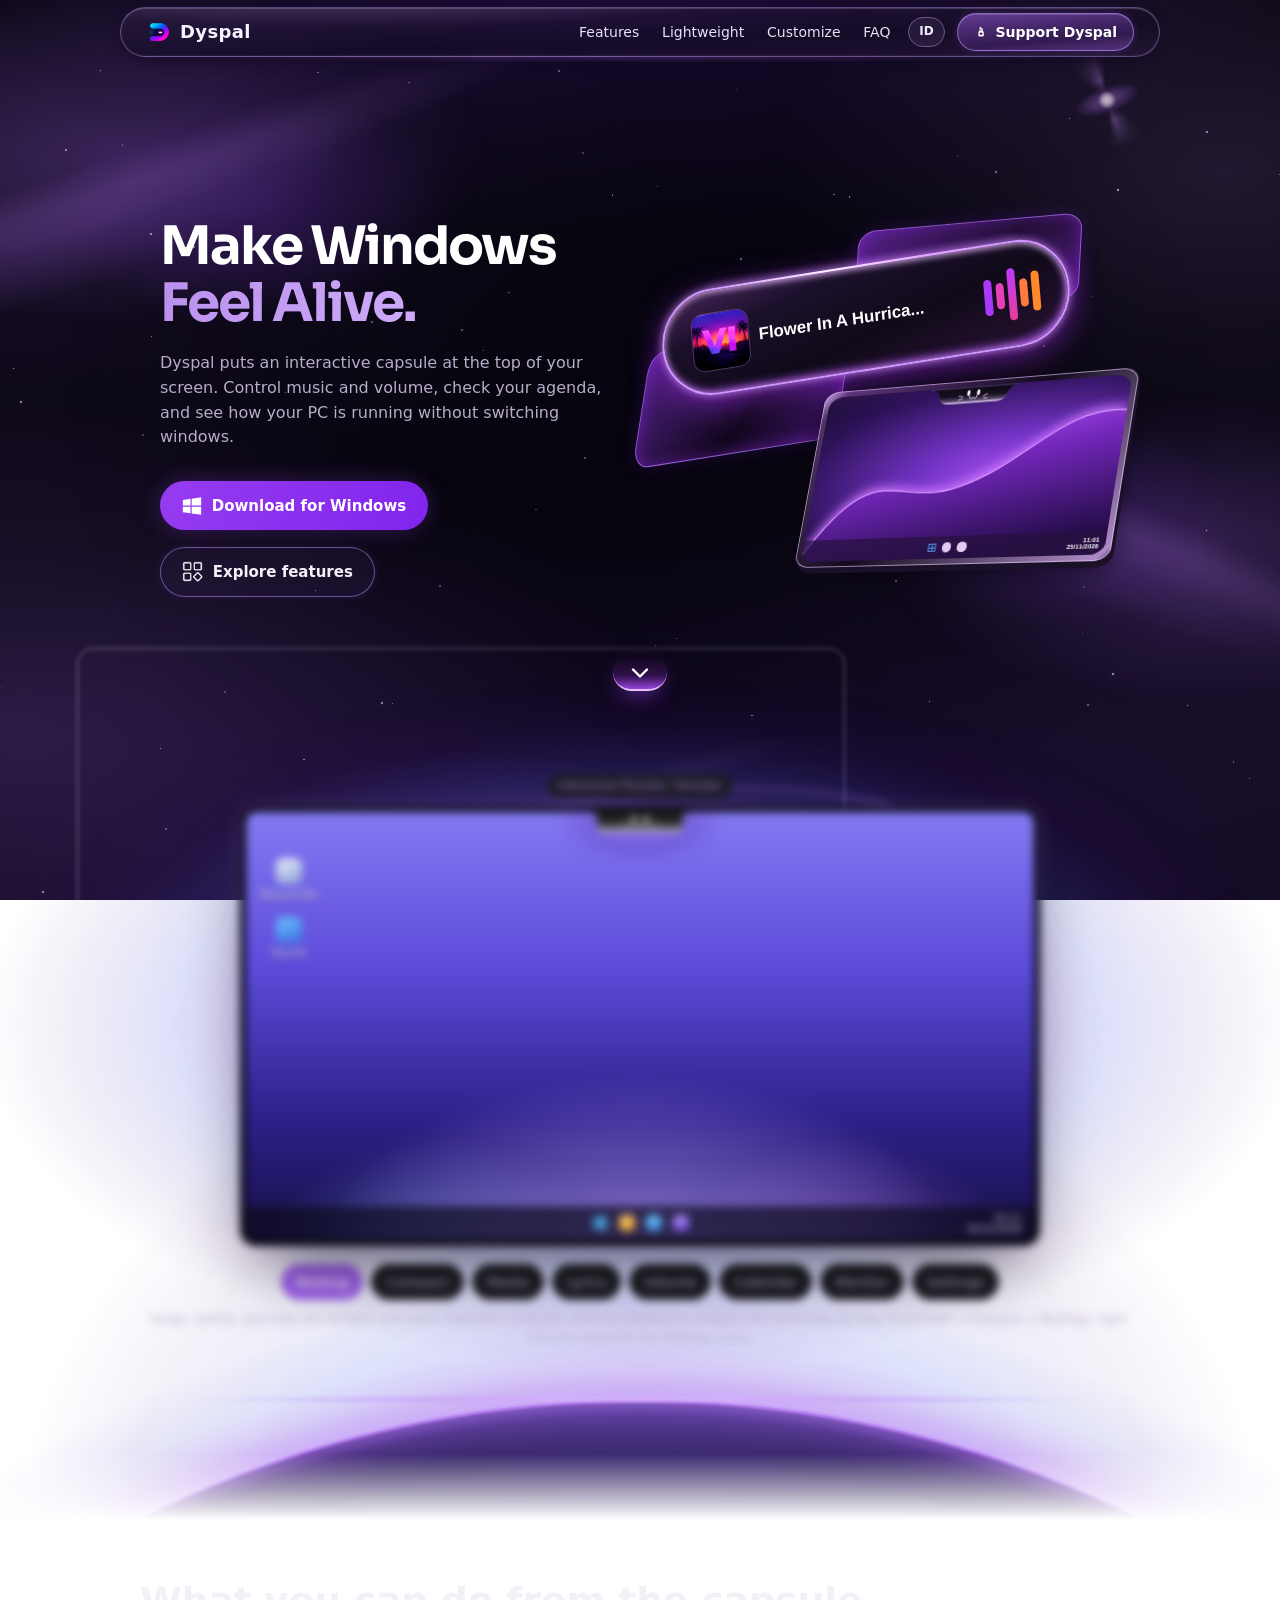
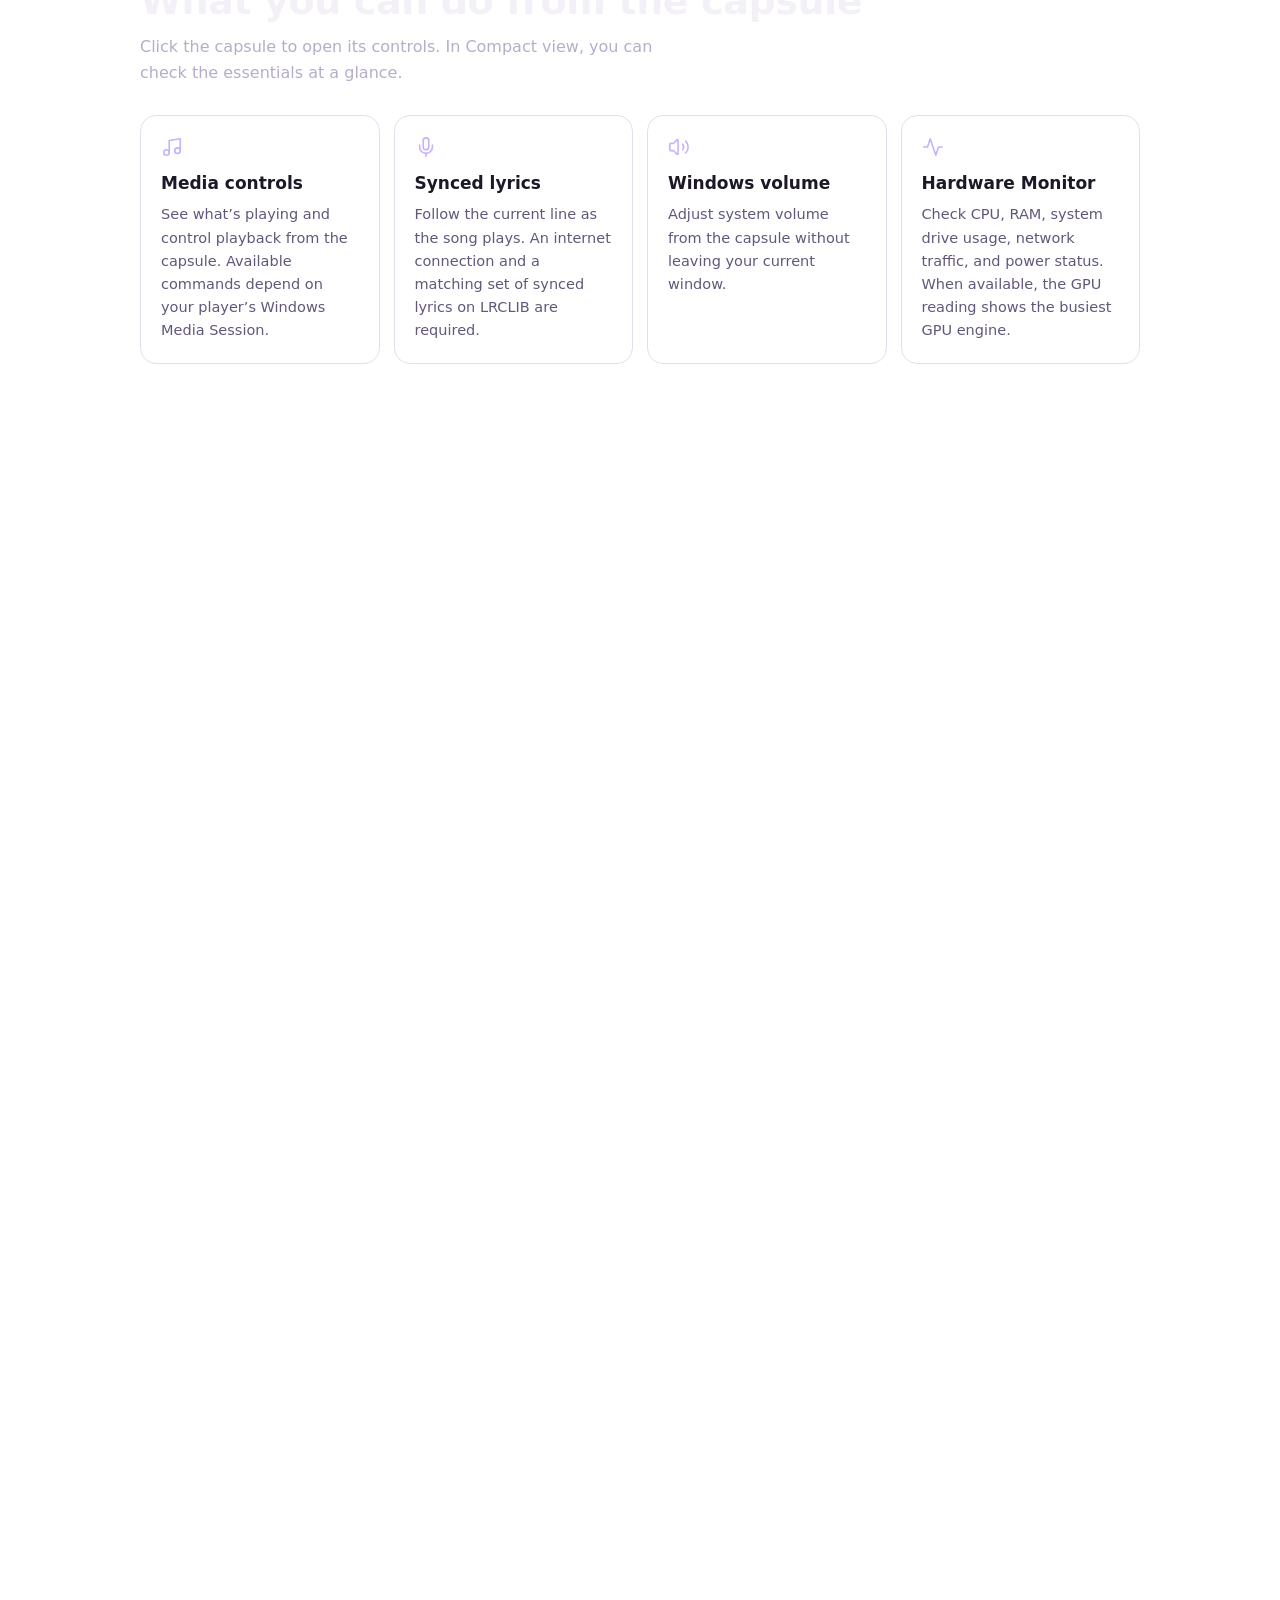
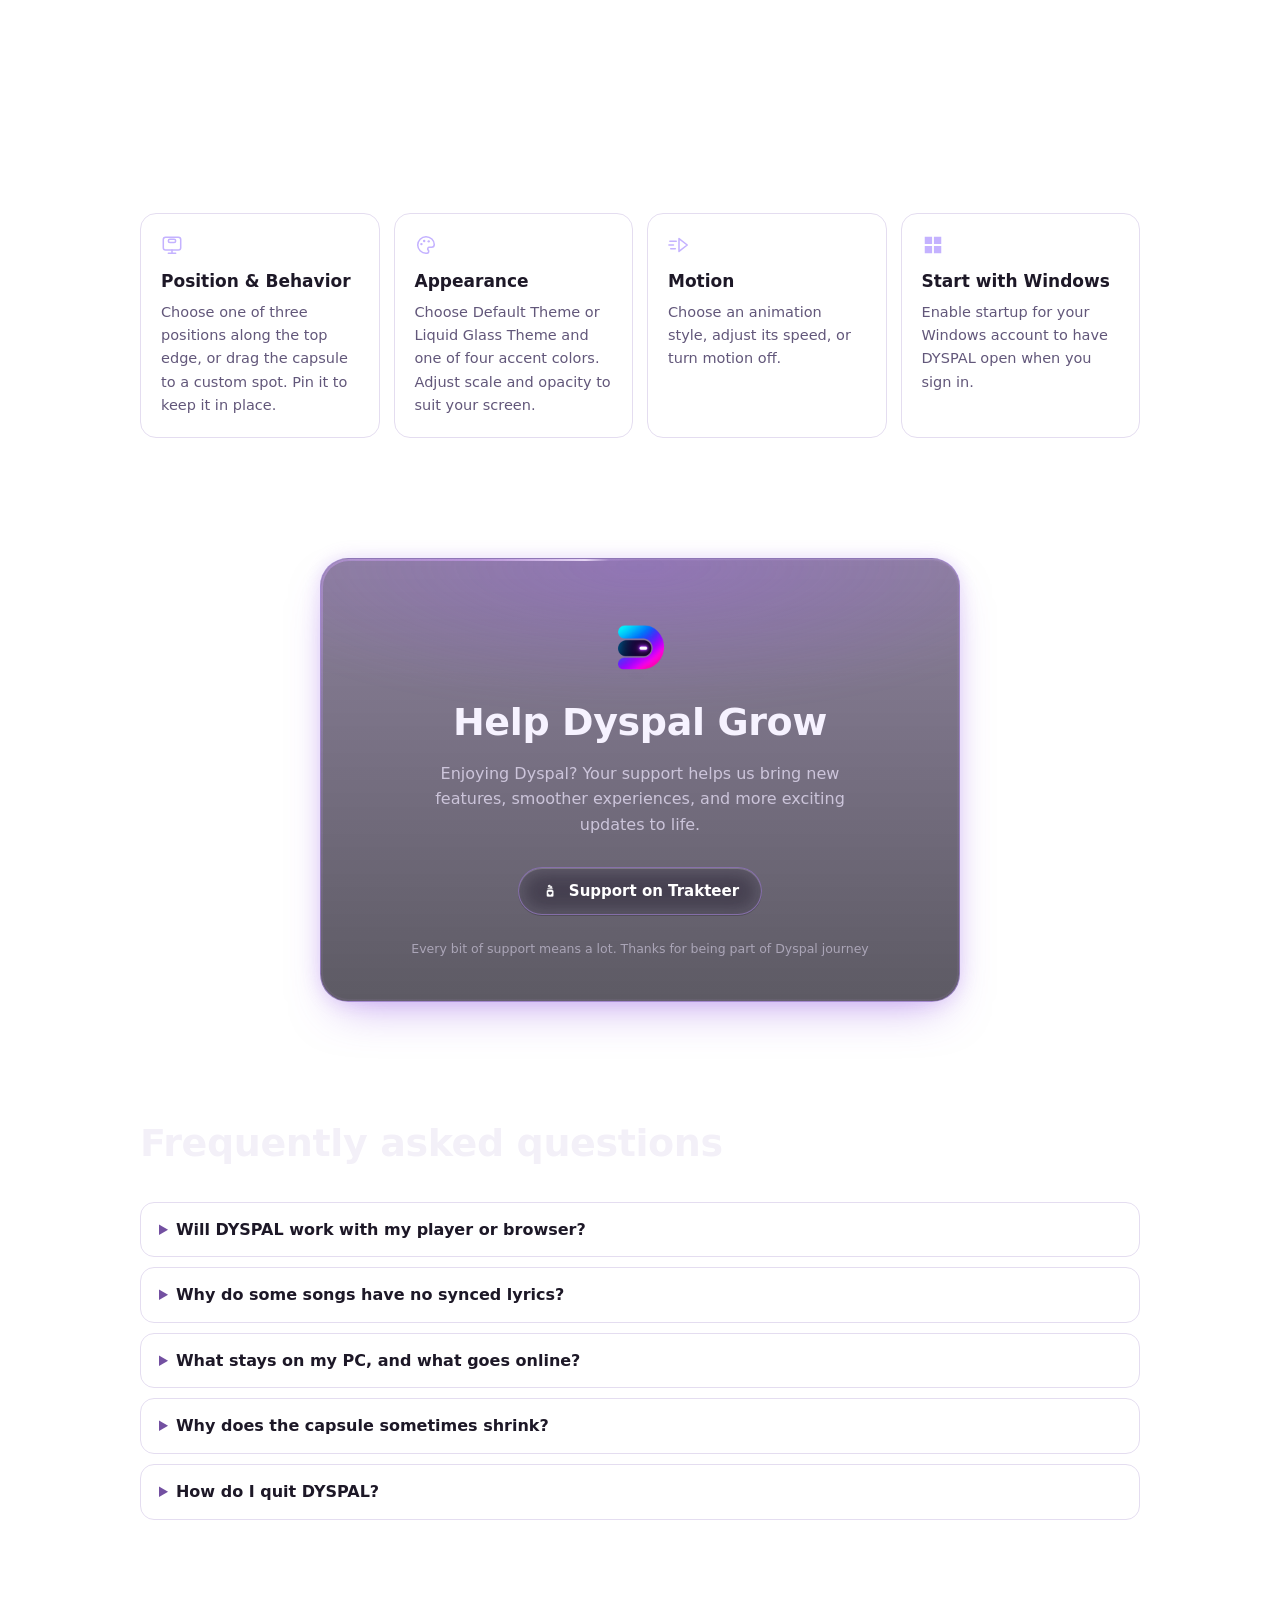
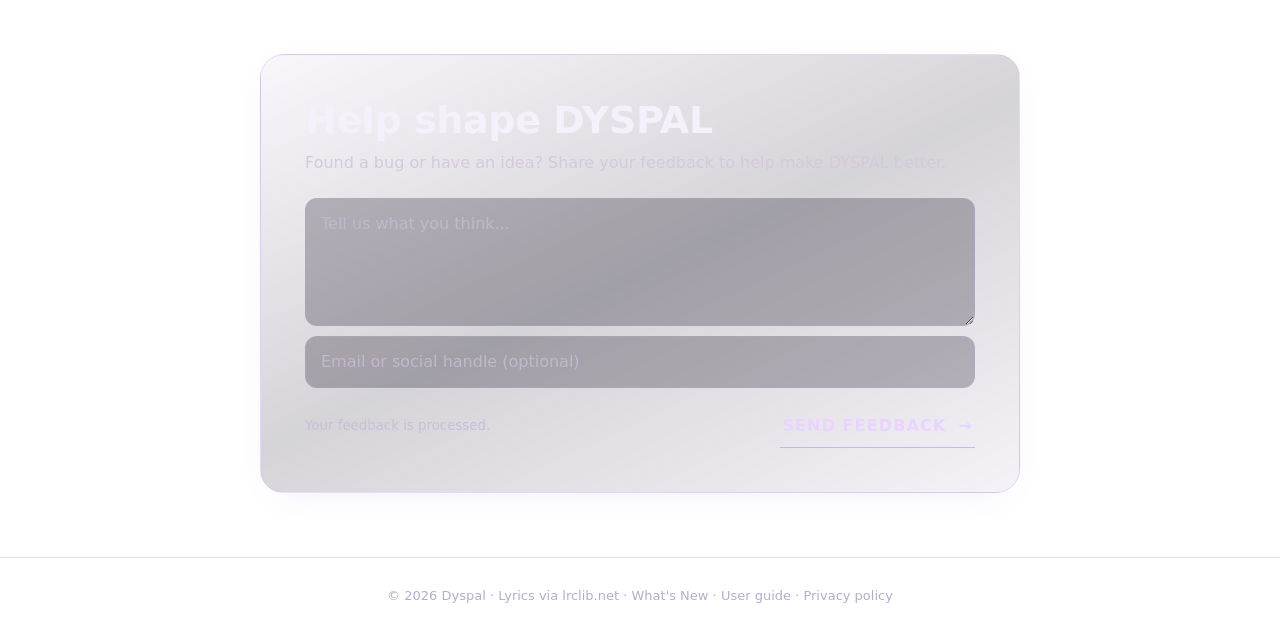
<file: index.html>
<!DOCTYPE html>
<html lang="id">
<head>
  <title>Dyspal untuk Windows | Kapsul desktop interaktif</title>
  <meta name="description" content="Kontrol media, ikuti lirik tersinkron, periksa agenda, dan pantau PC dari kapsul Dyspal. Coba simulasi desktop interaktifnya.">
  <meta property="og:type" content="website">
  <meta property="og:site_name" content="Dyspal">
  <meta property="og:locale" content="id_ID">
  <meta property="og:title" content="Dyspal untuk Windows | Kapsul desktop interaktif">
  <meta property="og:description" content="Kontrol media, ikuti lirik tersinkron, periksa agenda, dan pantau PC dari kapsul Dyspal. Coba simulasi desktop interaktifnya.">
  <meta property="og:image" content="./assets/Dyspal%20v2%20Logo%20Border.png">
  <meta property="og:image:alt" content="Dyspal">
  <meta name="twitter:card" content="summary">
  <meta name="twitter:title" content="Dyspal untuk Windows | Kapsul desktop interaktif">
  <meta name="twitter:description" content="Kontrol media, ikuti lirik tersinkron, periksa agenda, dan pantau PC dari kapsul Dyspal. Coba simulasi desktop interaktifnya.">
  <meta name="twitter:image" content="./assets/Dyspal%20v2%20Logo%20Border.png">
  <meta name="twitter:image:alt" content="Dyspal">
  <script type="application/ld+json">{"@context":"https://schema.org","@type":"SoftwareApplication","name":"Dyspal","operatingSystem":"Windows","applicationCategory":"UtilitiesApplication","softwareVersion":"2.0.0","downloadUrl":"https://github.com/nplladty/Dyspal/releases/download/v2.0.0/Dyspal.V2.exe","description":"Kontrol media, ikuti lirik tersinkron, periksa agenda, dan pantau PC dari kapsul Dyspal. Coba simulasi desktop interaktifnya."}</script>

  <link rel="preload" href="./assets/sora-bold-CHn4oUc-.woff2" as="font" type="font/woff2" crossorigin>
  <meta charset="utf-8">
  <meta name="viewport" content="width=device-width, initial-scale=1">
  
  
  <link rel="icon" href="./assets/dyspal-icon-64.png" type="image/png">
  <script>
    (function () {
      try {
        var seen = sessionStorage.getItem('dyspal-intro-seen') === '1';
        var deep = location.hash && location.hash !== '#top';
        if (seen || deep || matchMedia('(prefers-reduced-motion: reduce)').matches) return;
        document.documentElement.classList.add('di-on');
        for (var part of ['pill', 'capsule', 'outer', 'glow']) {
          var link = document.createElement('link');
          link.rel = 'preload';
          link.as = 'image';
          link.href = './assets/dyspal-logo-' + part + '.webp';
          document.head.appendChild(link);
        }
      } catch (e) { /* Storage unavailable: show the homepage directly. */ }
    })();
  </script>
  <script type="module" crossorigin src="./assets/index-SyZjRztL.js"></script>
  <link rel="modulepreload" crossorigin href="./assets/id-DB9hCfPd.js">
  <link rel="modulepreload" crossorigin href="./assets/release-BNxsn-W9.js">
  <link rel="stylesheet" crossorigin href="./assets/id-D6dCp7rf.css">
  <link rel="stylesheet" crossorigin href="./assets/release-BW0yrKrU.css">
  <link rel="stylesheet" crossorigin href="./assets/index-bOrVFc3t.css">
</head>
<body>
  <template id="intro-template">
    <div id="dyspal-intro" aria-hidden="true"><div class="di-logo"><img class="di-glow" src="./assets/dyspal-logo-glow.webp" alt=""><img class="di-outer" src="./assets/dyspal-logo-outer.webp" alt=""><img class="di-energy" src="./assets/dyspal-logo-outer.webp" alt=""><img class="di-capsule" src="./assets/dyspal-logo-capsule.webp" alt=""><i class="di-halo"></i><img class="di-pill" src="./assets/dyspal-logo-pill.webp" alt=""></div></div>
  </template>
  <div id="app"></div>
<noscript><section aria-label="Dyspal untuk Windows | Kapsul desktop interaktif"><p><strong>Dyspal untuk Windows | Kapsul desktop interaktif</strong></p><p>Kontrol media, ikuti lirik tersinkron, periksa agenda, dan pantau PC dari kapsul Dyspal. Coba simulasi desktop interaktifnya.</p><nav aria-label="Halaman website"><a href="./">Dyspal untuk Windows | Kapsul desktop interaktif</a> · <a href="./download/">Unduh Dyspal untuk Windows</a> · <a href="./changelog/">Riwayat rilis Dyspal | Apa yang baru?</a> · <a href="./guide/">Panduan pengguna Dyspal | Mulai di Windows</a> · <a href="./privacy/">Kebijakan privasi website | Dyspal</a></nav></section></noscript></body>
</html>
</file>
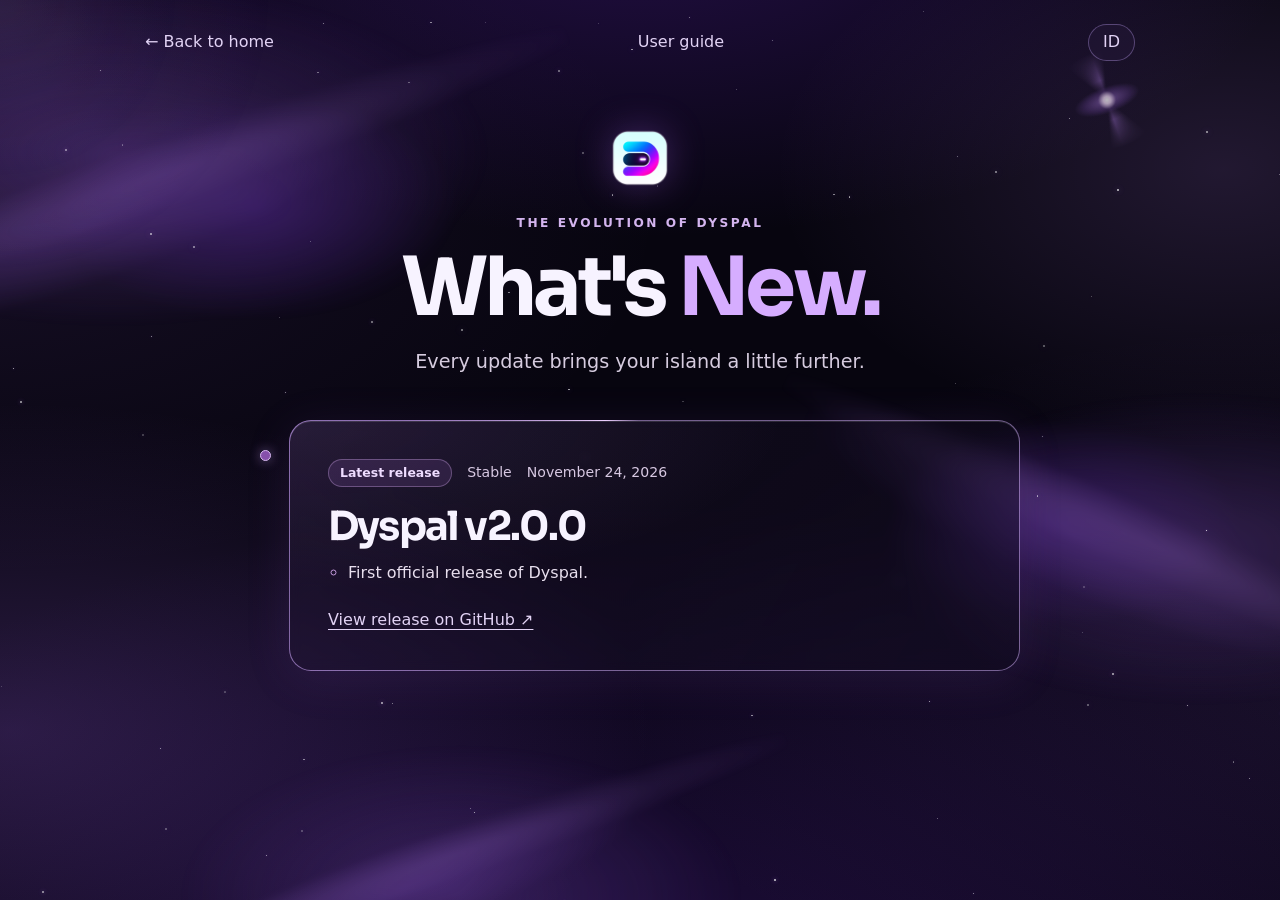
<file: changelog/index.html>
<!doctype html>
<html lang="id">
<head>
  <title>Riwayat rilis Dyspal | Apa yang baru?</title>
  <meta name="description" content="Baca catatan rilis resmi, tanggal rilis, dan perubahan pada kapsul desktop Dyspal untuk Windows.">
  <meta property="og:type" content="website">
  <meta property="og:site_name" content="Dyspal">
  <meta property="og:locale" content="id_ID">
  <meta property="og:title" content="Riwayat rilis Dyspal | Apa yang baru?">
  <meta property="og:description" content="Baca catatan rilis resmi, tanggal rilis, dan perubahan pada kapsul desktop Dyspal untuk Windows.">
  <meta property="og:image" content="../assets/Dyspal%20v2%20Logo%20Border.png">
  <meta property="og:image:alt" content="Dyspal">
  <meta name="twitter:card" content="summary">
  <meta name="twitter:title" content="Riwayat rilis Dyspal | Apa yang baru?">
  <meta name="twitter:description" content="Baca catatan rilis resmi, tanggal rilis, dan perubahan pada kapsul desktop Dyspal untuk Windows.">
  <meta name="twitter:image" content="../assets/Dyspal%20v2%20Logo%20Border.png">
  <meta name="twitter:image:alt" content="Dyspal">

  <link rel="preload" href="../assets/sora-bold-CHn4oUc-.woff2" as="font" type="font/woff2" crossorigin>
  <meta charset="utf-8">
  <meta name="viewport" content="width=device-width, initial-scale=1">
  
  
  <script>
    if (location.pathname.endsWith('/changelog')) {
      history.replaceState(history.state, '', location.pathname + '/' + location.search + location.hash);
    }
  </script>
  <script type="module" crossorigin src="../assets/index-DIge3NJy.js"></script>
  <link rel="modulepreload" crossorigin href="../assets/id-DB9hCfPd.js">
  <link rel="modulepreload" crossorigin href="../assets/release-BNxsn-W9.js">
  <link rel="stylesheet" crossorigin href="../assets/id-D6dCp7rf.css">
  <link rel="stylesheet" crossorigin href="../assets/release-BW0yrKrU.css">
  <link rel="stylesheet" crossorigin href="../assets/changelog-BuN-66Pt.css">
</head>
<body>
  <div id="history-page">
    <nav><a href="../"><span aria-hidden="true">←</span> <span id="back"></span></a><a href="../guide/" id="guide-link"></a><button id="language" type="button"></button></nav>
    <main>
      <header><img src="../assets/dyspal-border-300.png" width="68" height="68" alt=""><p id="eyebrow"></p><h1><span id="title"></span> <em></em></h1><p id="sub"></p></header>
      <div id="active-status" role="status"></div>
      <ol id="timeline"></ol>
      <div id="archive-status" role="status"></div>
    </main>
  </div>
<noscript><section aria-label="Riwayat rilis Dyspal | Apa yang baru?"><p><strong>Riwayat rilis Dyspal | Apa yang baru?</strong></p><p>Baca catatan rilis resmi, tanggal rilis, dan perubahan pada kapsul desktop Dyspal untuk Windows.</p><nav aria-label="Halaman website"><a href="../">Dyspal untuk Windows | Kapsul desktop interaktif</a> · <a href="../download/">Unduh Dyspal untuk Windows</a> · <a href="../changelog/">Riwayat rilis Dyspal | Apa yang baru?</a> · <a href="../guide/">Panduan pengguna Dyspal | Mulai di Windows</a> · <a href="../privacy/">Kebijakan privasi website | Dyspal</a></nav></section></noscript></body>
</html>
</file>
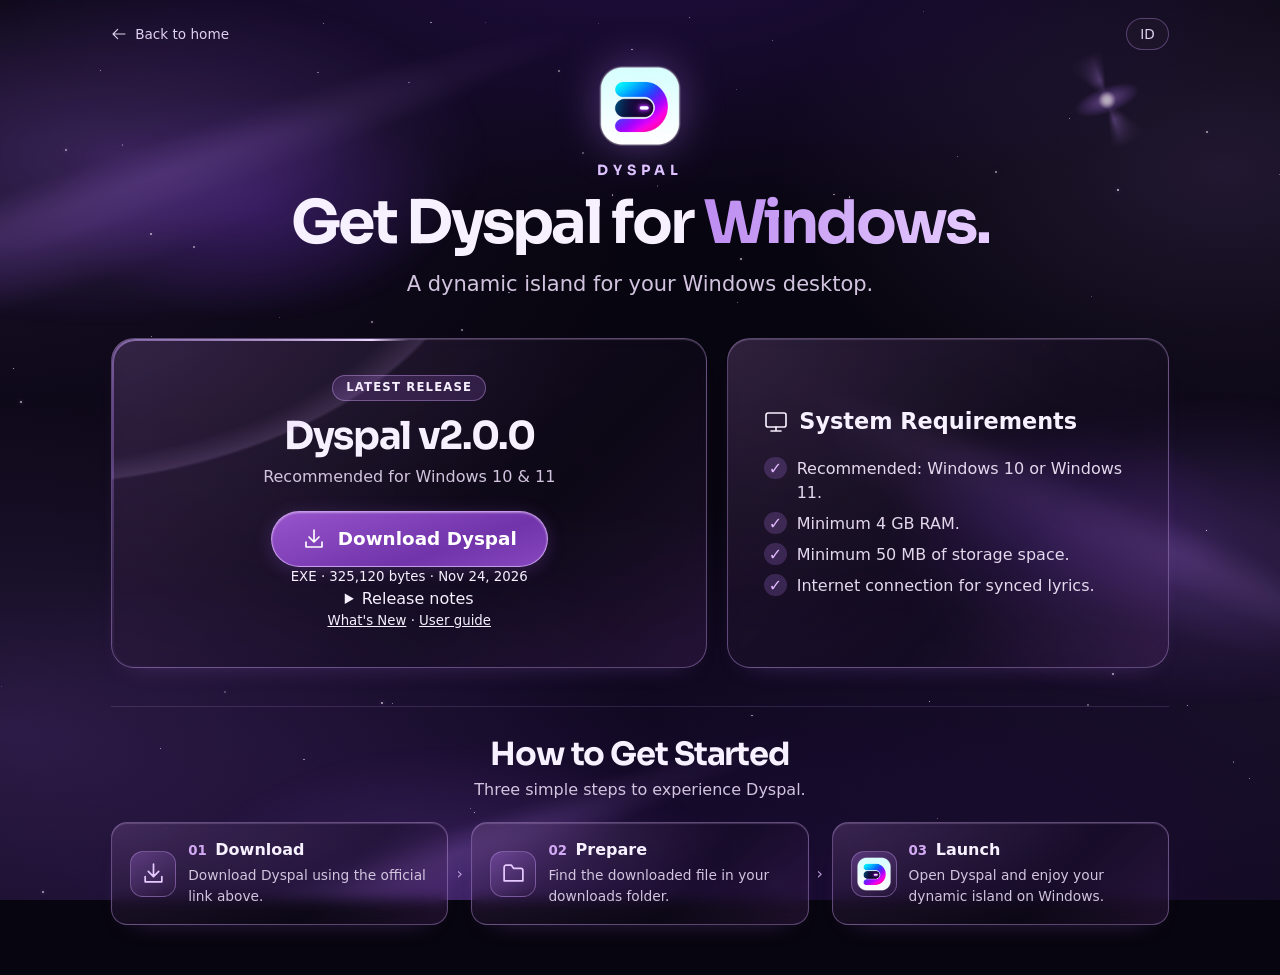
<file: download/index.html>
<!doctype html>
<html lang="id">
<head>
  <title>Unduh Dyspal untuk Windows</title>
  <meta name="description" content="Dapatkan rilis resmi Dyspal untuk Windows, periksa kebutuhan sistem, dan ikuti langkah awal untuk menjalankan aplikasi.">
  <meta property="og:type" content="website">
  <meta property="og:site_name" content="Dyspal">
  <meta property="og:locale" content="id_ID">
  <meta property="og:title" content="Unduh Dyspal untuk Windows">
  <meta property="og:description" content="Dapatkan rilis resmi Dyspal untuk Windows, periksa kebutuhan sistem, dan ikuti langkah awal untuk menjalankan aplikasi.">
  <meta property="og:image" content="../assets/Dyspal%20v2%20Logo%20Border.png">
  <meta property="og:image:alt" content="Dyspal">
  <meta name="twitter:card" content="summary">
  <meta name="twitter:title" content="Unduh Dyspal untuk Windows">
  <meta name="twitter:description" content="Dapatkan rilis resmi Dyspal untuk Windows, periksa kebutuhan sistem, dan ikuti langkah awal untuk menjalankan aplikasi.">
  <meta name="twitter:image" content="../assets/Dyspal%20v2%20Logo%20Border.png">
  <meta name="twitter:image:alt" content="Dyspal">

  <link rel="preload" href="../assets/sora-bold-CHn4oUc-.woff2" as="font" type="font/woff2" crossorigin>
  <meta charset="utf-8">
  <meta name="viewport" content="width=device-width, initial-scale=1">
  
  
  <script>
    // Resolve directory-relative assets even on hosts serving /download without a redirect.
    if (location.pathname.endsWith('/download')) {
      history.replaceState(history.state, '', location.pathname + '/' + location.search + location.hash);
    }
  </script>
  <script type="module" crossorigin src="../assets/index-CNp3nq9l.js"></script>
  <link rel="modulepreload" crossorigin href="../assets/id-DB9hCfPd.js">
  <link rel="modulepreload" crossorigin href="../assets/release-BNxsn-W9.js">
  <link rel="stylesheet" crossorigin href="../assets/id-D6dCp7rf.css">
  <link rel="stylesheet" crossorigin href="../assets/release-BW0yrKrU.css">
  <link rel="stylesheet" crossorigin href="../assets/index-CZwwHB5V.css">
</head>
<body>
  <div id="download-page"></div>
<noscript><section aria-label="Unduh Dyspal untuk Windows"><p><strong>Unduh Dyspal untuk Windows</strong></p><p>Dapatkan rilis resmi Dyspal untuk Windows, periksa kebutuhan sistem, dan ikuti langkah awal untuk menjalankan aplikasi.</p><nav aria-label="Halaman website"><a href="../">Dyspal untuk Windows | Kapsul desktop interaktif</a> · <a href="../download/">Unduh Dyspal untuk Windows</a> · <a href="../changelog/">Riwayat rilis Dyspal | Apa yang baru?</a> · <a href="../guide/">Panduan pengguna Dyspal | Mulai di Windows</a> · <a href="../privacy/">Kebijakan privasi website | Dyspal</a></nav></section></noscript></body>
</html>
</file>
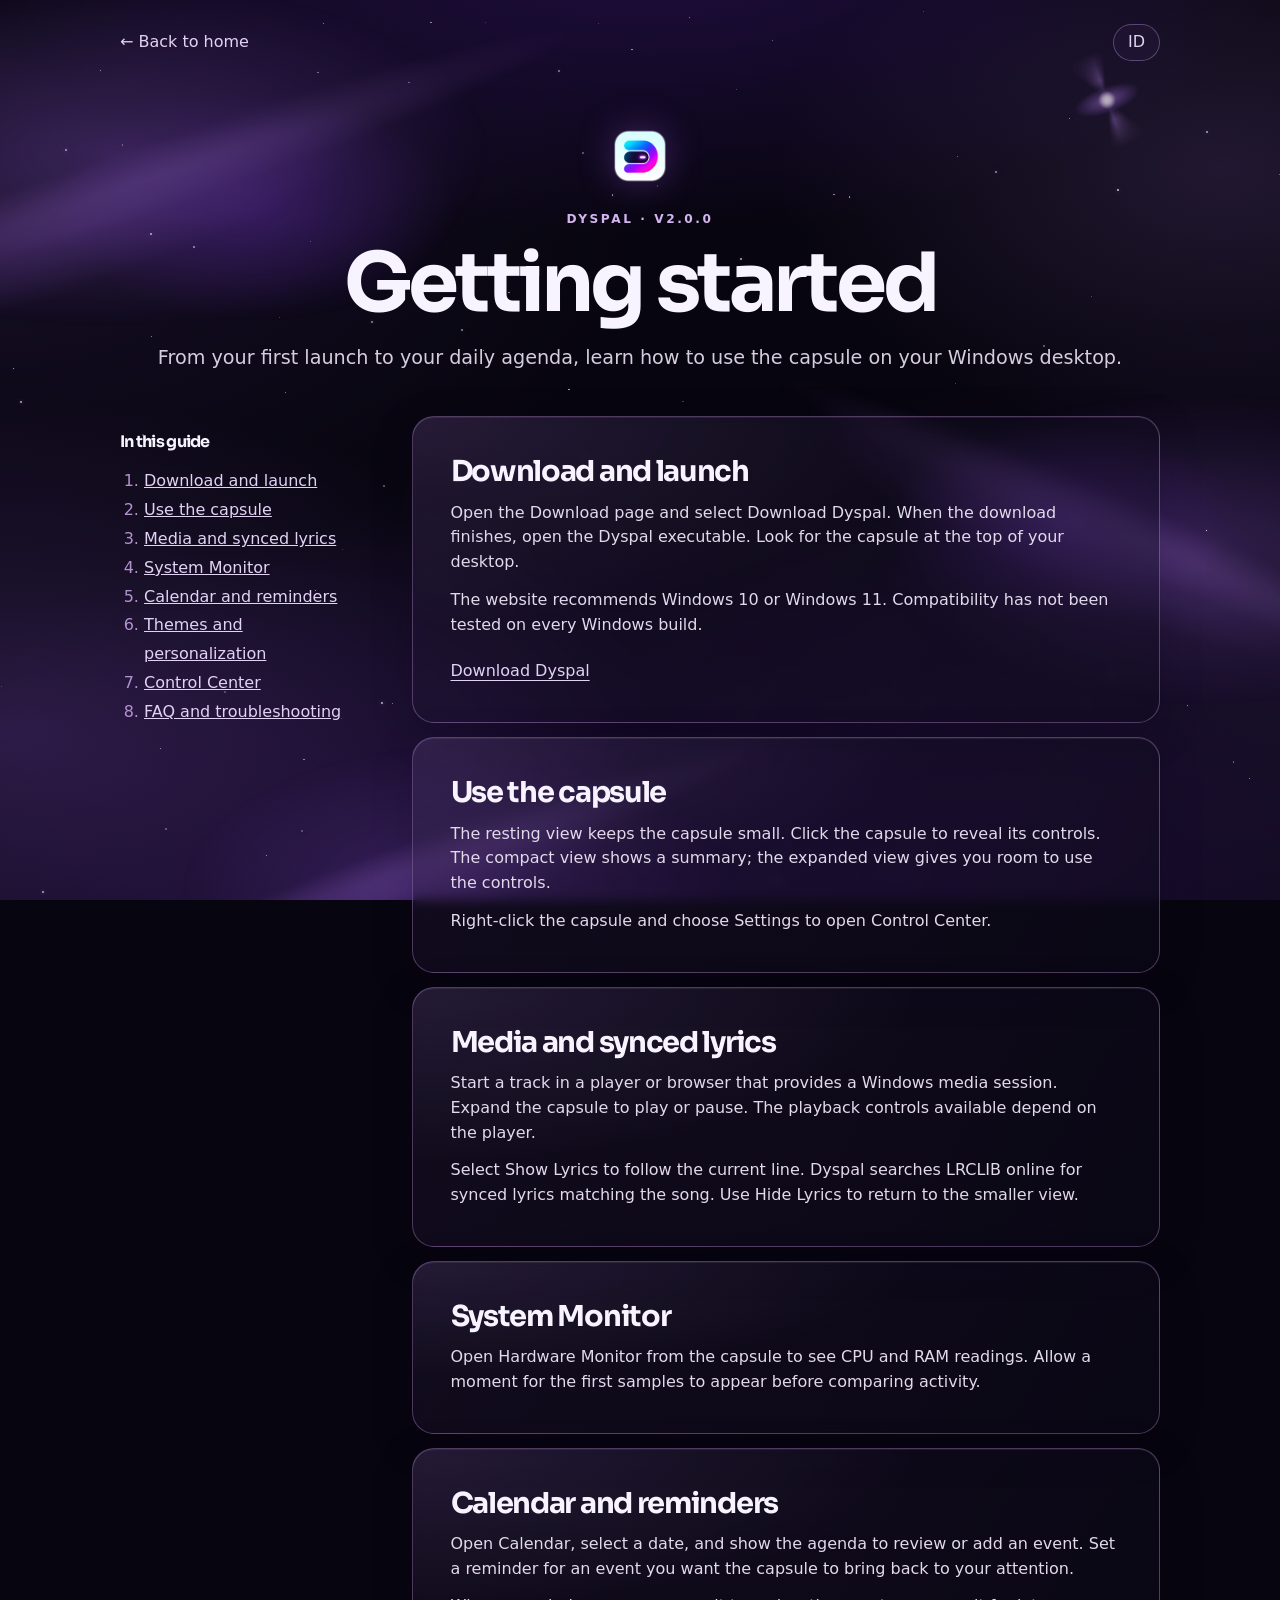
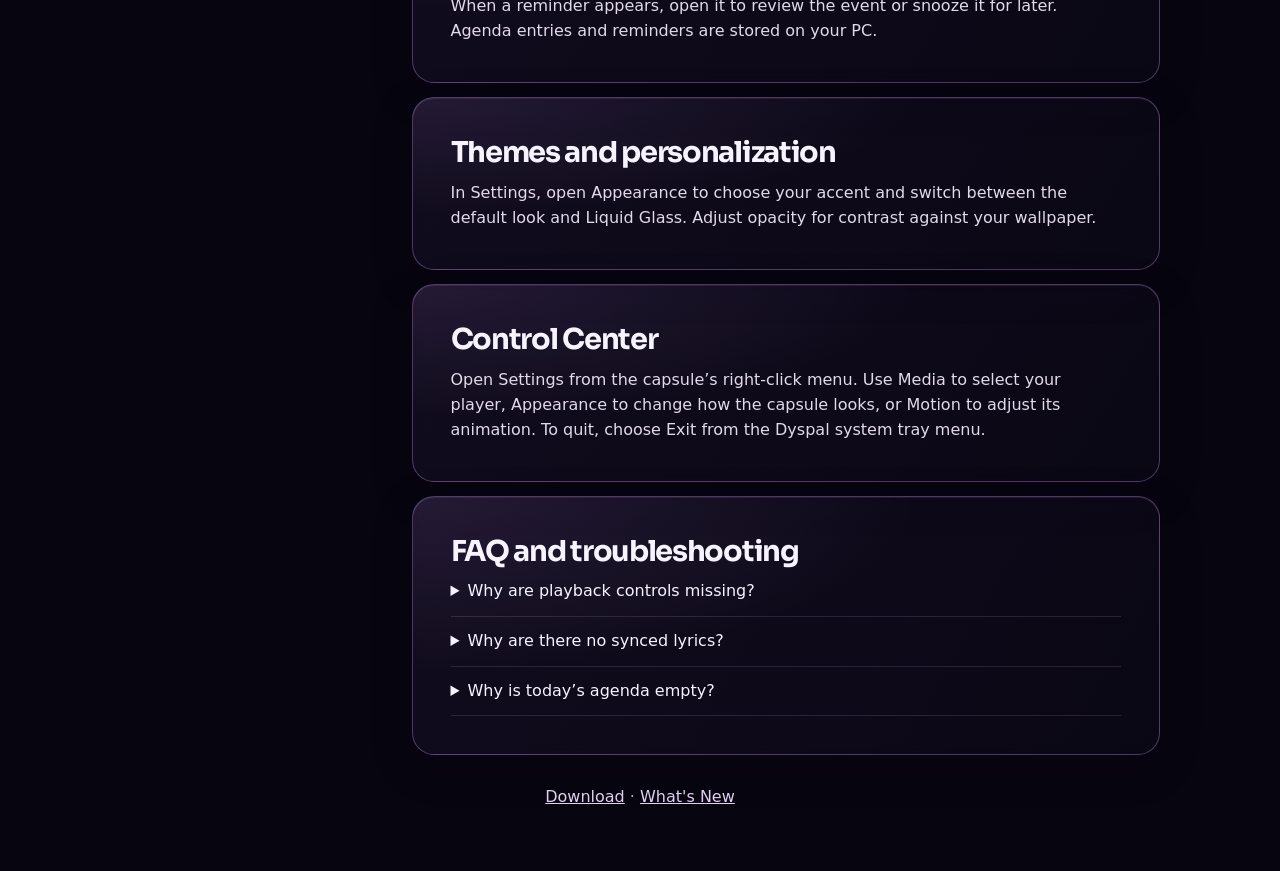
<file: guide/index.html>
<!doctype html>
<html lang="id">
<head>
  <title>Panduan pengguna Dyspal | Mulai di Windows</title>
  <meta name="description" content="Pelajari cara menjalankan Dyspal, menggunakan kontrol media dan pengingat, serta menyesuaikan kapsul di desktop Windows.">
  <meta property="og:type" content="website">
  <meta property="og:site_name" content="Dyspal">
  <meta property="og:locale" content="id_ID">
  <meta property="og:title" content="Panduan pengguna Dyspal | Mulai di Windows">
  <meta property="og:description" content="Pelajari cara menjalankan Dyspal, menggunakan kontrol media dan pengingat, serta menyesuaikan kapsul di desktop Windows.">
  <meta property="og:image" content="../assets/Dyspal%20v2%20Logo%20Border.png">
  <meta property="og:image:alt" content="Dyspal">
  <meta name="twitter:card" content="summary">
  <meta name="twitter:title" content="Panduan pengguna Dyspal | Mulai di Windows">
  <meta name="twitter:description" content="Pelajari cara menjalankan Dyspal, menggunakan kontrol media dan pengingat, serta menyesuaikan kapsul di desktop Windows.">
  <meta name="twitter:image" content="../assets/Dyspal%20v2%20Logo%20Border.png">
  <meta name="twitter:image:alt" content="Dyspal">

  <link rel="preload" href="../assets/sora-bold-CHn4oUc-.woff2" as="font" type="font/woff2" crossorigin>
  <meta charset="utf-8">
  <meta name="viewport" content="width=device-width, initial-scale=1">
  
  
  <script>
    if (location.pathname.endsWith('/guide')) history.replaceState(history.state, '', location.pathname + '/' + location.search + location.hash);
  </script>
  <script type="module" crossorigin src="../assets/index-WlVpcses.js"></script>
  <link rel="modulepreload" crossorigin href="../assets/id-DB9hCfPd.js">
  <link rel="stylesheet" crossorigin href="../assets/id-D6dCp7rf.css">
  <link rel="stylesheet" crossorigin href="../assets/changelog-BuN-66Pt.css">
  <link rel="stylesheet" crossorigin href="../assets/guide-C0YHAAJT.css">
</head>
<body>
  <div id="guide-page">
    <nav><a href="../" id="home"></a><button id="language" type="button"></button></nav>
    <header><img src="../assets/dyspal-border-300.png" width="64" height="64" alt=""><p id="eyebrow">DYSPAL · v2.0.0</p><h1></h1><p id="sub"></p></header>
    <div class="guide-layout"><aside><h2 id="contents"></h2><ol></ol></aside><main></main></div>
    <footer><a href="../download/" id="download"></a> · <a href="../changelog/" id="history"></a></footer>
  </div>
<noscript><section aria-label="Panduan pengguna Dyspal | Mulai di Windows"><p><strong>Panduan pengguna Dyspal | Mulai di Windows</strong></p><p>Pelajari cara menjalankan Dyspal, menggunakan kontrol media dan pengingat, serta menyesuaikan kapsul di desktop Windows.</p><section><h2>Unduh dan jalankan</h2><p>Buka halaman Unduh dan pilih Unduh Dyspal. Setelah unduhan selesai, buka berkas aplikasi Dyspal. Kapsul akan muncul di bagian atas desktop.</p><p>Website merekomendasikan Windows 10 atau Windows 11. Kompatibilitas belum diuji pada setiap build Windows.</p></section><section><h2>Menggunakan kapsul</h2><p>Saat beristirahat, kapsul mengecil. Klik kapsul untuk menampilkan kontrolnya. Tampilan ringkas memberikan rangkuman, sedangkan tampilan yang diperluas memberi ruang untuk menggunakan kontrol.</p><p>Klik kanan kapsul dan pilih Settings untuk membuka Control Center.</p></section><section><h2>Media dan lirik tersinkron</h2><p>Putar lagu di pemutar atau browser yang menyediakan sesi media Windows. Perluas kapsul untuk memutar atau menjeda lagu. Kontrol yang tersedia bergantung pada pemutar.</p><p>Pilih Show Lyrics untuk mengikuti baris lirik yang sedang diputar. Dyspal mencari lirik tersinkron yang cocok di LRCLIB melalui internet. Pilih Hide Lyrics untuk kembali ke tampilan yang lebih kecil.</p></section><section><h2>Monitor sistem</h2><p>Buka Hardware Monitor dari kapsul untuk melihat penggunaan CPU dan RAM. Tunggu sejenak hingga sampel pertama muncul sebelum membandingkan aktivitas.</p></section><section><h2>Kalender dan pengingat</h2><p>Buka kalender, pilih tanggal, lalu tampilkan agenda untuk melihat atau menambahkan acara. Atur pengingat jika Anda ingin kapsul mengingatkan Anda tentang acara tersebut.</p><p>Saat pengingat muncul, buka untuk melihat acaranya atau tunda untuk diingatkan lagi nanti. Agenda dan pengingat tersimpan di PC Anda.</p></section><section><h2>Tema dan personalisasi</h2><p>Di Settings, buka Appearance untuk memilih aksen dan beralih antara tampilan bawaan dan Liquid Glass. Sesuaikan opasitas agar kapsul tetap terbaca di atas wallpaper Anda.</p></section><section><h2>Control Center</h2><p>Klik kanan kapsul lalu pilih Settings. Buka Media untuk memilih pemutar, Appearance untuk mengubah tampilan kapsul, atau Motion untuk menyesuaikan animasi. Untuk menutup aplikasi, pilih Exit dari menu Dyspal di baki sistem Windows.</p></section><nav aria-label="Halaman website"><a href="../">Dyspal untuk Windows | Kapsul desktop interaktif</a> · <a href="../download/">Unduh Dyspal untuk Windows</a> · <a href="../changelog/">Riwayat rilis Dyspal | Apa yang baru?</a> · <a href="../guide/">Panduan pengguna Dyspal | Mulai di Windows</a> · <a href="../privacy/">Kebijakan privasi website | Dyspal</a></nav></section></noscript></body>
</html>
</file>
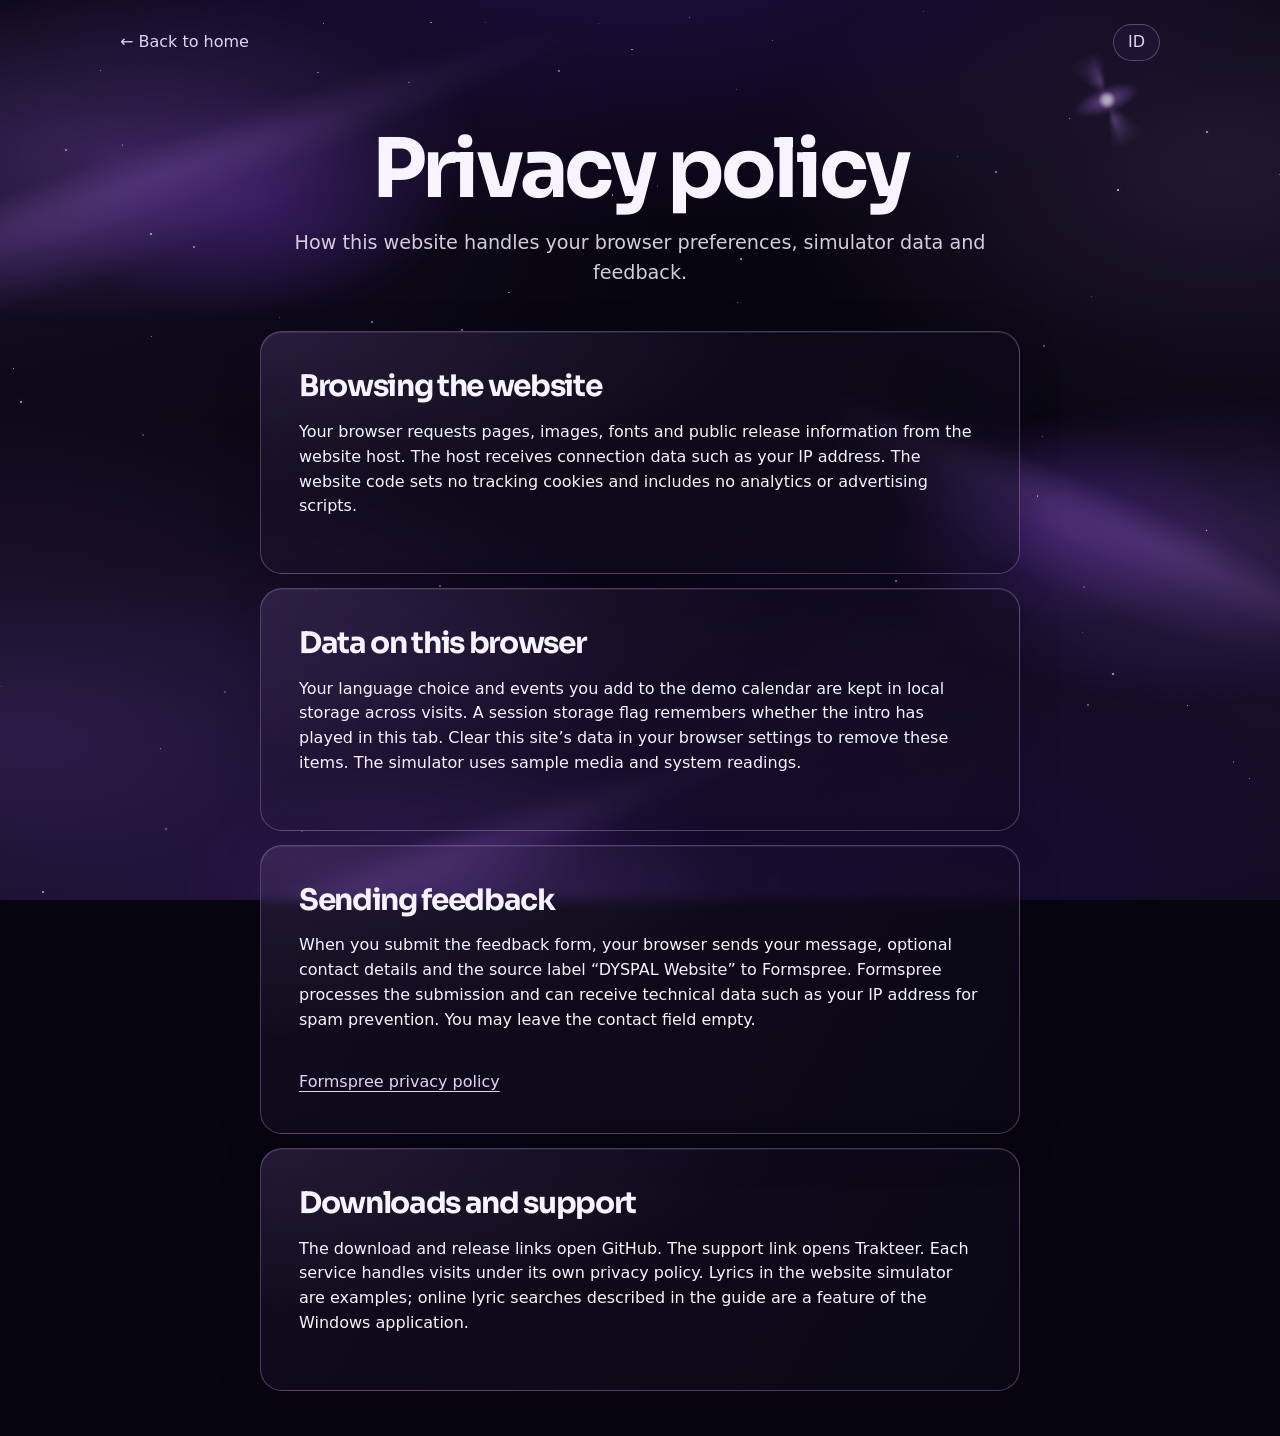
<file: privacy/index.html>
<!doctype html>
<html lang="id"><head>
  <title>Kebijakan privasi website | Dyspal</title>
  <meta name="description" content="Pelajari data yang disimpan website Dyspal di browser, informasi yang dikirim melalui Formspree, dan tautan menuju layanan eksternal.">
  <meta property="og:type" content="website">
  <meta property="og:site_name" content="Dyspal">
  <meta property="og:locale" content="id_ID">
  <meta property="og:title" content="Kebijakan privasi website | Dyspal">
  <meta property="og:description" content="Pelajari data yang disimpan website Dyspal di browser, informasi yang dikirim melalui Formspree, dan tautan menuju layanan eksternal.">
  <meta property="og:image" content="../assets/Dyspal%20v2%20Logo%20Border.png">
  <meta property="og:image:alt" content="Dyspal">
  <meta name="twitter:card" content="summary">
  <meta name="twitter:title" content="Kebijakan privasi website | Dyspal">
  <meta name="twitter:description" content="Pelajari data yang disimpan website Dyspal di browser, informasi yang dikirim melalui Formspree, dan tautan menuju layanan eksternal.">
  <meta name="twitter:image" content="../assets/Dyspal%20v2%20Logo%20Border.png">
  <meta name="twitter:image:alt" content="Dyspal">

  <link rel="preload" href="../assets/sora-bold-CHn4oUc-.woff2" as="font" type="font/woff2" crossorigin>
  <meta charset="utf-8"><meta name="viewport" content="width=device-width, initial-scale=1">
  
  <script>if(location.pathname.endsWith('/privacy')) history.replaceState(history.state,'',location.pathname+'/'+location.search+location.hash);</script>
  <script type="module" crossorigin src="../assets/index-DPQqRKwK.js"></script>
  <link rel="modulepreload" crossorigin href="../assets/id-DB9hCfPd.js">
  <link rel="stylesheet" crossorigin href="../assets/id-D6dCp7rf.css">
  <link rel="stylesheet" crossorigin href="../assets/changelog-BuN-66Pt.css">
  <link rel="stylesheet" crossorigin href="../assets/guide-C0YHAAJT.css">
</head><body><div id="guide-page">
  <nav><a href="../" id="home"></a><button type="button" id="language"></button></nav>
  <main><header><h1></h1><p id="sub"></p></header><div id="policy"></div></main>
</div><noscript><section aria-label="Kebijakan privasi website | Dyspal"><p><strong>Kebijakan privasi website | Dyspal</strong></p><p>Pelajari data yang disimpan website Dyspal di browser, informasi yang dikirim melalui Formspree, dan tautan menuju layanan eksternal.</p><section><h2>Saat mengunjungi website</h2><p>Browser meminta halaman, gambar, font, dan informasi rilis publik dari penyedia hosting website. Penyedia hosting menerima data koneksi seperti alamat IP Anda. Kode website tidak memasang cookie pelacakan atau memuat skrip analitik maupun iklan.</p></section><section><h2>Data di browser ini</h2><p>Pilihan bahasa dan acara yang Anda tambahkan ke kalender demo tersimpan di penyimpanan lokal browser untuk kunjungan berikutnya. Penyimpanan sesi menandai apakah intro sudah diputar di tab ini. Untuk menghapusnya, bersihkan data situs ini melalui pengaturan browser. Simulator menggunakan contoh media dan statistik sistem.</p></section><section><h2>Saat mengirim masukan</h2><p>Ketika Anda mengirim formulir, browser mengirim pesan, kontak opsional, dan penanda sumber “DYSPAL Website” ke Formspree. Formspree memproses masukan dan dapat menerima data teknis seperti alamat IP untuk mencegah spam. Kolom kontak boleh dikosongkan.</p></section><section><h2>Unduhan dan dukungan</h2><p>Tautan unduhan dan rilis membuka GitHub. Tautan dukungan membuka Trakteer. Setiap layanan menangani kunjungan sesuai kebijakan privasinya. Lirik dalam simulator website adalah contoh. Pencarian lirik online yang dijelaskan di panduan merupakan fitur aplikasi Windows.</p></section><nav aria-label="Halaman website"><a href="../">Dyspal untuk Windows | Kapsul desktop interaktif</a> · <a href="../download/">Unduh Dyspal untuk Windows</a> · <a href="../changelog/">Riwayat rilis Dyspal | Apa yang baru?</a> · <a href="../guide/">Panduan pengguna Dyspal | Mulai di Windows</a> · <a href="../privacy/">Kebijakan privasi website | Dyspal</a></nav></section></noscript></body></html>
</file>
<file: assets/id-D6dCp7rf.css>
.hero-wrap{position:relative;overflow:clip}.hero-wrap>.hero{position:relative;z-index:1}.galaxy{position:absolute;top:0;right:0;bottom:0;left:0;pointer-events:none;z-index:0;overflow:hidden}.gx-on{background:#07050f;color:var(--tx)}.gx-on .hero{padding-bottom:40px}.gx-on{padding-bottom:120px;--gx-hz:120px}.gx-m{padding-bottom:70px;--gx-hz:64px}.gx-space{position:absolute;top:0;right:0;bottom:0;left:0;background:radial-gradient(ellipse 46% 30% at 50% 26%,rgba(7,5,15,.62),transparent 72%),radial-gradient(ellipse 80% 55% at 50% 100%,rgba(var(--gx-deep),.4),transparent 75%),radial-gradient(ellipse 60% 40% at 50% 0,rgba(var(--gx-deep),.18),transparent 70%),radial-gradient(ellipse 55% 42% at 10% 94%,rgba(var(--gx-blue),.17),transparent 70%),radial-gradient(ellipse 55% 42% at 90% 88%,rgba(var(--gx-blue),.15),transparent 70%),linear-gradient(180deg,#07050f,#080617 52%,#0a0821)}.gx-neb{position:absolute;will-change:transform,opacity;opacity:calc(.9*var(--gx-neb)*var(--gx-br));animation:gx-drift 38s ease-in-out infinite alternate}.gx-neb.n1{left:-20%;top:20%;width:64%;height:78%;background:radial-gradient(ellipse 52% 36% at 42% 58%,rgba(var(--gx-rgb),.72),transparent 70%),radial-gradient(ellipse 38% 38% at 62% 44%,rgba(var(--gx-deep),.95),transparent 72%),radial-gradient(ellipse 24% 18% at 30% 72%,rgba(var(--gx-rim),.42),transparent 70%),radial-gradient(ellipse 60% 8% at 50% 40%,rgba(var(--gx-rim),.22),transparent 80%)}.gx-neb.n2{right:-18%;top:2%;width:58%;height:74%;animation-duration:46s;animation-direction:alternate-reverse;background:radial-gradient(ellipse 50% 34% at 55% 48%,rgba(var(--gx-rgb),.62),transparent 70%),radial-gradient(ellipse 36% 36% at 40% 60%,rgba(var(--gx-deep),.95),transparent 72%),radial-gradient(ellipse 22% 16% at 68% 34%,rgba(var(--gx-rim),.38),transparent 70%),radial-gradient(ellipse 55% 7% at 50% 52%,rgba(var(--gx-rim),.2),transparent 80%)}.gx-neb.n3{left:4%;right:4%;bottom:0;height:46%;animation-duration:52s;opacity:calc(.8*var(--gx-neb)*var(--gx-br));background:radial-gradient(ellipse 50% 60% at 50% 100%,rgba(var(--gx-rgb),.68),transparent 72%),radial-gradient(ellipse 22% 36% at 22% 90%,rgba(var(--gx-rim),.22),transparent 70%)}.gx-neb.n4{left:20%;right:20%;top:34%;height:52%;animation-duration:64s;opacity:calc(.62*var(--gx-neb)*var(--gx-br));background:radial-gradient(ellipse 46% 42% at 36% 52%,rgba(var(--gx-blue),.34),transparent 72%),radial-gradient(ellipse 40% 36% at 66% 58%,rgba(var(--gx-rgb),.3),transparent 72%)}.gx-aura{position:absolute;left:50%;bottom:-40px;width:130%;height:78%;margin-left:-65%;will-change:transform,opacity;background:radial-gradient(ellipse 50% 62% at 50% 100%,rgba(var(--gx-rgb),.36) 0,rgba(var(--gx-blue),.16) 42%,rgba(var(--gx-deep),.08) 62%,transparent 76%);opacity:calc(.8*var(--gx-hg)*var(--gx-br));transform-origin:50% 100%;animation:gx-aura-br 9s ease-in-out infinite}@keyframes gx-aura-br{0%,to{opacity:calc(.62*var(--gx-hg)*var(--gx-br));transform:scale(.97)}50%{opacity:calc(.95*var(--gx-hg)*var(--gx-br));transform:scale(calc(1 + .05*var(--gx-amp)))}}@keyframes gx-drift{0%{transform:translate3d(calc(-2.5% * var(--gx-amp)),0,0) scale(1)}to{transform:translate3d(calc(3% * var(--gx-amp)),calc(2% * var(--gx-amp)),0) scale(calc(1 + .07 * var(--gx-amp)))}}.gx-spiral{position:absolute;right:8%;top:11%;width:150px;height:60px;transform:rotate(-24deg);opacity:calc(.9*var(--gx-br));background:radial-gradient(ellipse 9% 22% at 50% 50%,#fff 0,rgba(255,236,255,.9) 40%,transparent 100%),radial-gradient(ellipse 50% 46% at 50% 50%,rgba(var(--gx-rim),.75),rgba(var(--gx-rgb),.3) 55%,transparent 78%)}.gx-spiral:after{content:"";position:absolute;top:-6px;right:-26px;bottom:-6px;left:-26px;border-radius:50%;border:1px solid rgba(var(--gx-rim),.35);transform:rotate(14deg) scaleY(.5)}.gx-stars{position:absolute;top:0;right:0;bottom:0;left:0;will-change:translate}.gx-stars i{position:absolute;width:var(--s);height:var(--s);border-radius:50%;background:#fff;box-shadow:0 0 calc(var(--s)*3) rgba(var(--gx-rim),.9);opacity:var(--o);animation:gx-shim var(--d) ease-in-out var(--w) infinite}@keyframes gx-shim{0%,to{opacity:var(--o)}50%{opacity:calc(var(--o)*(1 - .5*var(--gx-amp)))}}.gx-stars.far i{box-shadow:0 0 calc(var(--s)*2) rgba(var(--gx-rim),.6)}.gx-stars.gl i{background:#eef1ff;box-shadow:0 0 6px 1px rgba(var(--gx-rim),.55),0 0 16px 2px rgba(var(--gx-blue),.28);opacity:0;animation:gx-glint var(--d) ease-in-out var(--w) infinite}@keyframes gx-glint{0%,to{opacity:calc(var(--o)*.12);scale:.8}50%{opacity:var(--o);scale:1.15}}@keyframes gx-tw{0%,to{opacity:calc(var(--o)*(1 - .7*var(--gx-amp)))}50%{opacity:var(--o)}}.gx-streak{position:absolute;height:1.5px;width:130px;transform:rotate(-34deg);background:linear-gradient(90deg,transparent,rgba(var(--gx-rim),.95));opacity:0;animation:gx-shoot 16s ease-in infinite}.gx-streak.s1{left:7%;top:38%}.gx-streak.s2{right:9%;top:66%;animation-delay:-8s;width:100px}@keyframes gx-shoot{0%,84%{opacity:0;translate:0 0}88%{opacity:.85}to{opacity:0;translate:calc(90px*var(--gx-amp)) calc(-60px*var(--gx-amp))}}.gx-planet{position:absolute;left:50%;top:calc(100% - var(--gx-hz,120px));width:max(1500px,175%);aspect-ratio:1;border-radius:50%;will-change:transform;transform:translate(-50%) translateY(var(--gx-planet-shift,0px)) scale(calc(1 + var(--gx-pp,0) * .05));background:radial-gradient(ellipse 60% 14% at 50% 0,rgba(var(--gx-rgb),.3),transparent 100%),radial-gradient(ellipse 72% 6% at 50% 0,rgba(var(--gx-blue),.22),transparent 100%),radial-gradient(circle at 50% 0,#171034 0,#07050f 46%);box-shadow:inset 0 2px 3px rgba(var(--gx-rim),calc(.95*var(--gx-br))),inset 0 10px 40px rgba(var(--gx-rgb),calc(.7*var(--gx-br))),0 -6px 46px rgba(var(--gx-rgb),calc(.55*var(--gx-br))),0 -1px 3px rgba(var(--gx-rim),calc(.6*var(--gx-br)))}.gx-planet:before{content:"";position:absolute;left:30%;right:30%;top:-3px;height:5px;border-radius:50%;background:radial-gradient(ellipse,rgba(255,255,255,.95),rgba(var(--gx-rim),.6) 45%,transparent 75%);filter:blur(2px)}.gx-atmo{position:absolute;top:-5%;right:-5%;bottom:-5%;left:-5%;border-radius:50%;pointer-events:none;will-change:opacity;opacity:calc(.9*var(--gx-hg)*var(--gx-br));background:radial-gradient(circle closest-side,transparent 89.6%,rgba(var(--gx-rim),.3) 90.9%,rgba(var(--gx-rgb),.2) 92.3%,rgba(var(--gx-blue),.09) 95.2%,transparent 100%);animation:gx-atmo-br 10s ease-in-out infinite}@keyframes gx-atmo-br{0%,to{opacity:calc(.6*var(--gx-hg)*var(--gx-br))}50%{opacity:calc(1*var(--gx-hg)*var(--gx-br))}}.gx-halo{position:absolute;left:50%;top:44%;width:132%;height:120%;z-index:-1;pointer-events:none;will-change:transform,opacity;transform:translate(-50%,-50%);opacity:calc(.85*var(--gx-halo)*var(--gx-br));background:radial-gradient(closest-side,rgba(var(--gx-rgb),.5),rgba(var(--gx-rgb),.42) 52%,rgba(var(--gx-blue),.22) 70%,rgba(var(--gx-deep),.09) 86%,transparent);animation:gx-halo-br 9s ease-in-out infinite}@keyframes gx-halo-br{0%,to{opacity:calc(.58*var(--gx-halo)*var(--gx-br));transform:translate(-50%,-50%) scale(.96)}50%{opacity:calc(.92*var(--gx-halo)*var(--gx-br));transform:translate(-50%,-50%) scale(calc(1 + .05*var(--gx-amp)))}}.gx-ring{position:absolute;left:50%;top:-4px;width:min(660px,108%);transform:translate(-50%);z-index:-1;pointer-events:none;opacity:var(--gx-br)}.gx-ring svg{display:block;width:100%;height:auto;overflow:visible}.gx-ring .r1{stroke-dasharray:150 850;animation:gx-orbit var(--gx-orbit) linear infinite}.gx-ring .r1.w{opacity:.32}.gx-ring .r2{animation:gx-orbit calc(var(--gx-orbit)*1.8) linear infinite;stroke-dasharray:2 14}@keyframes gx-orbit{to{stroke-dashoffset:-1000}}.gx-m .gx-ring .r2,.gx-m .gx-ring .w{display:none}.gx-on .anchor:before{content:"";position:absolute;inset:calc(var(--gx-glow)*-.55);z-index:-1;border-radius:60px;pointer-events:none;opacity:calc(.8*var(--gx-br));background:radial-gradient(closest-side,rgba(var(--gx-rgb),.8),rgba(var(--gx-deep),.25) 60%,transparent);transition:inset .5s;animation:gx-breathe 7s ease-in-out infinite}@keyframes gx-breathe{0%,to{transform:scale(.94);opacity:calc(.55*var(--gx-br))}50%{transform:scale(1.04);opacity:calc(.85*var(--gx-br))}}.gx-on .isl{box-shadow:0 0 0 1px rgba(var(--gx-rim),.26),0 0 calc(var(--gx-glow)*.7) -10px rgba(var(--gx-rgb),.7),0 18px 50px #00000080,inset 0 1px #ffffff0f}.gx-on .screen{background:none;border-color:transparent}.gx-on .screen:before{opacity:calc(var(--aura-i,.5)*.7)}.gx-on .note,.gx-on .meta{color:var(--mu)}.gx-paused .galaxy *,.gx-paused .gx-ring *,.gx-paused .gx-halo,.gx-paused .anchor:before{animation-play-state:paused!important}.gx-m .gx-spiral,.gx-m .gx-streak,.gx-m .gx-neb.n3,.gx-m .gx-neb.n4{display:none}.gx-m .gx-aura{width:190%;margin-left:-95%;height:60%}.gx-m .gx-halo{width:175%;height:112%}.gx-m .gx-neb,.gx-t .gx-neb{-webkit-mask-image:radial-gradient(closest-side,#000 45%,transparent 100%);mask-image:radial-gradient(closest-side,#000 45%,transparent 100%)}.gx-m .gx-neb{left:-30%;right:auto;width:120%;opacity:calc(.75*var(--gx-neb)*var(--gx-br))}.gx-m .gx-neb.n2{left:auto;right:-30%;top:38%}.gx-t .gx-streak.s2{display:none}@media (prefers-reduced-motion:reduce){.galaxy *,.gx-ring *,.gx-halo,.gx-on .anchor:before{animation:none!important}.gx-stars.gl i{opacity:calc(var(--o)*.7)}.gx-ring .r1{display:none}.gx-stars i{opacity:var(--o)}}.gx-wisps,.gx-trails{position:absolute;top:0;right:0;bottom:0;left:0;will-change:translate}.gx-wisp{position:absolute;display:block;will-change:transform,opacity;opacity:calc(.85*var(--gx-neb)*var(--gx-br));animation:gx-wisp 34s ease-in-out infinite alternate}.gx-wisp.w1{left:-8%;top:3%;width:46%;height:30%;rotate:20deg;background:radial-gradient(ellipse 22% 14% at 60% 56%,rgba(240,214,255,.42),transparent 70%),radial-gradient(ellipse 46% 26% at 54% 52%,rgba(var(--gx-rim),.36),transparent 72%),radial-gradient(ellipse 70% 46% at 46% 50%,rgba(var(--gx-rgb),.3),transparent 74%)}.gx-wisp.w2{left:-6%;top:40%;width:30%;height:22%;rotate:14deg;animation-duration:41s;animation-delay:-12s;background:radial-gradient(ellipse 20% 14% at 66% 62%,rgba(236,206,255,.4),transparent 70%),radial-gradient(ellipse 52% 34% at 52% 54%,rgba(var(--gx-rim),.3),transparent 72%),radial-gradient(ellipse 72% 50% at 44% 50%,rgba(var(--gx-rgb),.26),transparent 74%)}.gx-wisp.w3{left:-10%;top:62%;width:36%;height:24%;rotate:16deg;animation-duration:45s;animation-delay:-20s;background:radial-gradient(ellipse 46% 26% at 56% 52%,rgba(var(--gx-rim),.3),transparent 72%),radial-gradient(ellipse 72% 48% at 48% 50%,rgba(var(--gx-rgb),.26),transparent 74%)}.gx-wisp.w4{right:-8%;top:46%;width:34%;height:36%;rotate:-32deg;animation-duration:38s;animation-delay:-6s;animation-direction:alternate-reverse;background:radial-gradient(ellipse 18% 14% at 44% 52%,rgba(242,216,255,.42),transparent 70%),radial-gradient(ellipse 48% 28% at 50% 50%,rgba(var(--gx-rim),.34),transparent 72%),radial-gradient(ellipse 72% 46% at 54% 50%,rgba(var(--gx-rgb),.3),transparent 74%)}@keyframes gx-wisp{0%{transform:translateZ(0) scale(1);opacity:calc(.62*var(--gx-neb)*var(--gx-br))}to{transform:translate3d(calc(2.4% * var(--gx-amp)),calc(-2% * var(--gx-amp)),0) scale(calc(1 + .06*var(--gx-amp)));opacity:calc(.95*var(--gx-neb)*var(--gx-br))}}.gx-trails svg{position:absolute;top:0;right:0;bottom:0;left:0;width:100%;height:100%;overflow:visible}.gx-trails path{fill:none;stroke-linecap:round;vector-effect:non-scaling-stroke}.gx-trails .tg{stroke-width:7;opacity:.12}.gx-trails .tl{stroke-width:1.1;opacity:.7;animation:gx-trail-br 11s ease-in-out infinite}.gx-trails .tl.f{stroke-width:1.6;stroke-dasharray:70 930;opacity:.5;animation:gx-flow 9s linear infinite}@keyframes gx-trail-br{0%,to{opacity:.45}50%{opacity:.8}}@keyframes gx-flow{to{stroke-dashoffset:-1000}}.gx-comet{position:absolute;left:82.6%;top:33.3%;width:8px;height:8px;margin:-4px 0 0 -4px;border-radius:50%;background:#fff;will-change:transform,opacity;box-shadow:0 0 8px 3px rgba(var(--gx-rim),.9),0 0 34px 12px rgba(var(--gx-rgb),.42),0 0 80px 30px rgba(var(--gx-rgb),.14);animation:gx-comet 8s ease-in-out infinite}@keyframes gx-comet{0%,to{opacity:.75;transform:scale(.9)}50%{opacity:1;transform:scale(1.12)}}.gx-spiral>i{position:absolute;left:50%;top:50%;width:210px;height:210px;margin:-105px 0 0 -105px;border-radius:50%;will-change:transform;background:conic-gradient(from 0deg,transparent 0 6%,rgba(var(--gx-rim),.42) 16%,transparent 30% 56%,rgba(var(--gx-rim),.42) 66%,transparent 80%);-webkit-mask-image:radial-gradient(closest-side,transparent 22%,#000 38%,rgba(0,0,0,.4) 70%,transparent 100%);mask-image:radial-gradient(closest-side,transparent 22%,#000 38%,rgba(0,0,0,.4) 70%,transparent 100%);transform:rotate(14deg) scaleY(.38) rotate(0);animation:gx-spin 120s linear infinite}@keyframes gx-spin{to{transform:rotate(14deg) scaleY(.38) rotate(360deg)}}.gx-cur{position:absolute;left:0;top:0;width:560px;height:560px;border-radius:50%;pointer-events:none;opacity:0;will-change:transform,opacity;background:radial-gradient(closest-side,rgba(var(--gx-rim),.2),rgba(var(--gx-rgb),.1) 42%,rgba(var(--gx-deep),.04) 70%,transparent)}.gx-cur.t{width:380px;height:380px;background:radial-gradient(closest-side,rgba(var(--gx-rgb),.16),rgba(var(--gx-deep),.07) 55%,transparent)}.gx-sky .gx-cur{background:radial-gradient(closest-side,rgba(var(--gxs-rim,196,140,255),.16),rgba(var(--gxs-rgb,157,97,232),.08) 42%,transparent)}.gx-sky .gx-cur.t{background:radial-gradient(closest-side,rgba(var(--gxs-rgb,157,97,232),.12),transparent)}.gx-t .gx-wisp.w3,.gx-t .gx-trails .tl.f,.gx-m .gx-trails,.gx-m .gx-wisp.w2,.gx-m .gx-wisp.w3,.gx-m .gx-cur{display:none}.gx-m .gx-wisp.w1{width:80%;left:-24%}.gx-m .gx-wisp.w4{width:70%;right:-24%}.gx-on .screen{overflow:visible}.gx-m .screen:before{width:150%}html.gx-page body,.gx-page .gx-on{background:transparent}.gx-page .gx-space{background:radial-gradient(ellipse 45% 32% at 50% 24%,rgba(7,5,15,.48),transparent)}.gx-page .galaxy{-webkit-mask-image:linear-gradient(to bottom,#000 0 calc(100% - 66px),transparent);mask-image:linear-gradient(to bottom,#000 0 calc(100% - 66px),transparent)}.gx-page main>section>.w>h2{color:#f3f0f8}.gx-page main>section>.w>.sub,.gx-page footer{color:#b6adc9}.gx-sky{position:fixed;top:0;right:0;bottom:0;left:0;z-index:-1;pointer-events:none;overflow:hidden;background:#07050f}.gx-sky-space{position:absolute;top:-10%;right:-10%;bottom:-10%;left:-10%;background:radial-gradient(ellipse 60% 42% at 50% 0%,rgba(var(--gxs-deep,76,29,149),.4),transparent 72%),radial-gradient(ellipse 85% 60% at 50% 100%,rgba(var(--gxs-deep,76,29,149),.32),transparent 75%),radial-gradient(ellipse 65% 48% at 6% 28%,rgba(var(--gxs-rgb,157,97,232),.1),transparent 70%),radial-gradient(ellipse 65% 48% at 94% 72%,rgba(var(--gxs-rgb,157,97,232),.1),transparent 70%),#07050f}.gx-sky-neb{position:absolute;filter:blur(2px);opacity:calc(.55*var(--gxs-neb,1)*var(--gxs-br,1));will-change:transform;transform:translate3d(0,var(--gx-sky-shift,0px),0)}.gx-sky-neb.a{left:-25%;top:-10%;width:75%;height:60%;background:radial-gradient(ellipse 55% 45% at 45% 45%,rgba(var(--gxs-rgb,157,97,232),.5),transparent 72%),radial-gradient(ellipse 30% 30% at 60% 55%,rgba(var(--gxs-deep,76,29,149),.8),transparent 70%)}.gx-sky-neb.b{right:-25%;top:32%;width:70%;height:58%;transform:translate3d(0,var(--gx-sky-shift2,0px),0);background:radial-gradient(ellipse 50% 42% at 55% 50%,rgba(var(--gxs-rgb,157,97,232),.44),transparent 72%),radial-gradient(ellipse 28% 28% at 40% 45%,rgba(var(--gxs-deep,76,29,149),.78),transparent 70%)}.gx-sky-neb.c{left:6%;bottom:-18%;width:60%;height:46%;background:radial-gradient(ellipse 50% 50% at 50% 60%,rgba(var(--gxs-rgb,157,97,232),.4),transparent 74%)}.gx-sky-spiral{position:absolute;right:10%;top:9%;width:90px;height:38px;will-change:transform;opacity:calc(.7*var(--gxs-br,1));transform:rotate(-20deg) translate3d(0,var(--gx-sky-shift,0px),0);background:radial-gradient(ellipse 10% 24% at 50% 50%,#fff 0,rgba(255,236,255,.85) 42%,transparent 100%),radial-gradient(ellipse 48% 44% at 50% 50%,rgba(var(--gxs-rim,196,140,255),.6),rgba(var(--gxs-rgb,157,97,232),.24) 55%,transparent 78%)}.gx-sky-stars{position:absolute;top:0;right:0;bottom:0;left:0;will-change:transform;transform:translate3d(0,var(--gx-sky-star-shift,0px),0)}.gx-sky-stars i{position:absolute;width:var(--s);height:var(--s);border-radius:50%;background:#fff;opacity:var(--o);box-shadow:0 0 calc(var(--s)*3) rgba(var(--gxs-rim,196,140,255),.85);animation:gx-tw var(--d) ease-in-out var(--w) infinite}.gx-sky-t .gx-sky-neb{opacity:calc(.45*var(--gxs-neb,1)*var(--gxs-br,1))}.gx-sky-m .gx-sky-spiral{display:none}.gx-sky-m .gx-sky-neb{filter:blur(1px)}.gx-sky-paused .gx-sky-stars i{animation-play-state:paused!important}.gx-sky{--gx-amp:1}.gx-sky-neb{animation:gxs-cloud 78s ease-in-out -21s infinite alternate}.gx-sky-neb.b{animation-duration:96s;animation-delay:-58s;animation-direction:alternate-reverse}.gx-sky-neb.c{animation-duration:67s;animation-delay:-35s}.gx-sky-neb:before{content:"";position:absolute;top:5%;right:5%;bottom:5%;left:5%;rotate:-19deg;background:radial-gradient(ellipse 54% 7% at 50% 49%,rgba(var(--gxs-rim),.28),transparent),radial-gradient(ellipse 43% 14% at 40% 54%,rgba(var(--gxs-rgb),.43),transparent 85%)}.gx-sky-neb.b:before{rotate:24deg}@keyframes gxs-cloud{0%{translate:-4% -2%}to{translate:5% 3%}}.gx-sky-spiral:before{content:"";position:absolute;top:-80%;right:-22%;bottom:-80%;left:-22%;border-radius:50%;background:repeating-conic-gradient(from 15deg,transparent 0 37%,rgba(var(--gxs-rim),.46) 46%,transparent 50%);-webkit-mask-image:radial-gradient(closest-side,transparent 14%,#000 42%,transparent);mask-image:radial-gradient(closest-side,transparent 14%,#000 42%,transparent);animation:gx-spin 120s linear infinite}.gx-sky-space:after{content:"";position:absolute;top:0;right:0;bottom:0;left:0;background:radial-gradient(ellipse 55% 40% at 9% 76%,rgba(var(--gxs-rgb),.23),transparent 76%),radial-gradient(ellipse 38% 33% at 88% 24%,rgba(var(--gxs-rim),.14),transparent 77%);animation:gxs-breathe 17s ease-in-out infinite}@keyframes gxs-breathe{0%,to{opacity:.45}50%{opacity:.94}}.gx-sky-flight{position:absolute;height:1.5px;opacity:0;transform-origin:right center;border-radius:100%;background:linear-gradient(90deg,transparent,rgba(var(--gxs-rim),.28) 58%,#efe4ff)}.gx-sky-flight:after{content:"";position:absolute;right:0;top:50%;translate:0 -50%;width:3px;height:3px;background:#f3e7ff;border-radius:50%;box-shadow:0 0 5px rgb(var(--gxs-rim))}.gx-sky-flight[data-kind=comet]{height:3px}.gx-sky-flight[data-kind=comet]:after{width:5px;height:5px;box-shadow:0 0 8px 2px rgb(var(--gxs-rim))}.gx-sky-stars i:nth-child(3n+1){animation:none}.gx-sky-paused .gx-sky *,.gx-sky-paused .gx-sky :before,.gx-sky-paused .gx-sky :after{animation-play-state:paused!important}@media (prefers-reduced-motion:reduce){.gx-sky *,.gx-sky :before,.gx-sky :after{animation:none!important}.gx-sky-stars i{animation:none!important}.gx-planet,.gx-sky-neb,.gx-sky-spiral,.gx-sky-stars{transform:none!important;transition:none!important}}
</file>
<file: assets/release-BW0yrKrU.css>
[data-motion-paused],[data-motion-paused]:before,[data-motion-paused]:after,.stg[data-motion-paused] *,.stg[data-motion-paused] :before,.stg[data-motion-paused] :after,.gx-sky-paused :is(.hero h1 em,.dl-intro h1 em),.gx-sky-paused :is(.sup,.dl-release):after,.gx-sky-paused .latest:before{animation-play-state:paused!important}
</file>
<file: assets/index-bOrVFc3t.css>
html{scroll-behavior:smooth;scroll-padding-top:72px}*{box-sizing:border-box}body{margin:0;background:var(--bg);color:var(--tx);font:16px/1.6 Segoe UI,system-ui,-apple-system,sans-serif}a{color:inherit;text-decoration:none}.w{max-width:1040px;margin:0 auto;padding:0 20px}header{position:sticky;top:0;z-index:9;height:61px;padding:7px clamp(8px,2vw,24px) 4px;pointer-events:none}header>.w{position:relative;display:flex;align-items:center;gap:12px;height:100%;padding:0 clamp(11px,2vw,25px);pointer-events:auto;color:#f7f2ff;border-radius:999px;border:1px solid rgba(204,166,255,.38);background:radial-gradient(ellipse 46% 110% at 23% -63%,rgba(231,208,255,.29),transparent 95%),linear-gradient(178deg,#44305852,#120c1f8f 60%,#31224159);-webkit-backdrop-filter:blur(7px) saturate(1.18);backdrop-filter:blur(7px) saturate(1.18);box-shadow:inset 0 1px 1px #eed9ff36,inset 0 -1px 2px #c79be819,0 5px 16px -5px #0d0619a6}header>.w:after{content:"";position:absolute;pointer-events:none;inset-inline:4%;top:100%;height:12px;background:radial-gradient(ellipse 47% 7px at 50% 0,#b483f433,transparent)}@media (prefers-reduced-motion: no-preference){header>.w:before{content:"";position:absolute;top:-1px;right:-1px;bottom:-1px;left:-1px;pointer-events:none;background:center / 100% 100% no-repeat url("data:image/svg+xml,<svg xmlns='http://www.w3.org/2000/svg' xmlns:xlink='http://www.w3.org/1999/xlink'><defs><rect id='rim' x='1' y='1' rx='24' pathLength='100' style='width:calc(100%25 - 2px);height:calc(100%25 - 2px)'/></defs><g fill='none' stroke-linecap='round' stroke-width='1.5'><animate attributeName='stroke-dashoffset' from='0' to='100' dur='11s' repeatCount='indefinite'/><use xlink:href='%23rim' stroke='%23c684ef' stroke-opacity='0.08' stroke-dasharray='26 74'/><use xlink:href='%23rim' stroke='%23c684ef' stroke-opacity='0.1' stroke-dasharray='23 77'/><use xlink:href='%23rim' stroke='%23c684ef' stroke-opacity='0.12' stroke-dasharray='20 80'/><use xlink:href='%23rim' stroke='%23ba91ff' stroke-opacity='0.15' stroke-dasharray='17 83'/><use xlink:href='%23rim' stroke='%23ba91ff' stroke-opacity='0.18' stroke-dasharray='14 86'/><use xlink:href='%23rim' stroke='%23ba91ff' stroke-opacity='0.23' stroke-dasharray='11 89'/><use xlink:href='%23rim' stroke='%23efddff' stroke-opacity='0.3' stroke-dasharray='8 92'/><use xlink:href='%23rim' stroke='%23efddff' stroke-opacity='0.4' stroke-dasharray='5 95'/><use xlink:href='%23rim' stroke='%23efddff' stroke-opacity='0.68' stroke-dasharray='2 98'/></g></svg>");filter:drop-shadow(0 0 2px #cc98ff99);opacity:.54}}@media (hover: hover){header>.w:hover:before{opacity:.66}}header nav{gap:clamp(6px,1vw,15px);color:#eadff6}header nav a:not(.btn){border-radius:999px;padding:3px 5px}header .lang{color:#f4ecff;border-color:#705888;background:#c7a3f417}header .btn.s.sup-nav{color:#fff;backdrop-filter:none;-webkit-backdrop-filter:none;background:linear-gradient(175deg,#ac66f387,#5e2f955c 67%,#a25be070)}header :is(a,button):focus-visible{outline:2px solid #e1c6ff;outline-offset:2px}@media (hover: hover){header nav a:not(.btn):hover,header .lang:hover{color:#fff;background-color:#d0adff21}}@media (hover: hover) and (prefers-reduced-motion: no-preference){header nav a:not(.btn){transition:color .18s ease,background-color .18s ease}}.logo{font-weight:700;font-size:18px;letter-spacing:.02em;display:flex;align-items:center;gap:8px}.logo img{border-radius:7px}nav{margin-left:auto;display:flex;gap:18px;align-items:center;font-size:14px;color:var(--mu)}.lang{font:inherit;font-size:12px;font-weight:600;padding:4px 10px;border-radius:999px;border:1px solid var(--bd);background:var(--card);color:var(--mu);cursor:pointer}.btn{display:inline-block;padding:11px 22px;border-radius:999px;background:var(--ac2);color:#fff;font-weight:600;border:0;cursor:pointer;font-size:15px}.btn.s{padding:7px 16px;font-size:14px}.btn.o{background:transparent;color:var(--tx);box-shadow:inset 0 0 0 1px var(--bd)}.btn:hover{filter:brightness(1.08)}@media (max-width: 640px){nav a:not(.btn){display:none}}.hero{text-align:center;padding:64px 20px 24px}.tag{display:inline-block;font-size:13px;color:var(--ac);border:1px solid var(--bd);border-radius:999px;padding:4px 14px;background:var(--card)}@font-face{font-family:Sora;src:url(./sora-bold-CHn4oUc-.woff2) format("woff2");font-style:normal;font-weight:700;font-display:swap}.hero .spatial-copy>h1{font:700 clamp(36px,7vw,64px)/1.15 "Sora","Segoe UI",sans-serif;letter-spacing:-.04em;margin:18px 0 14px;color:#fff}.hero .spatial-copy>h1 em{font-style:normal;color:#c99bf5}@supports (background-clip: text){@media (forced-colors: none){.hero .spatial-copy>h1 em{color:transparent;background-image:linear-gradient(105deg,#ba90ed,#dcbcff,#b88de8);background-size:200% 100%;-webkit-background-clip:text;background-clip:text}}@media (prefers-reduced-motion: no-preference) and (forced-colors: none){.hero .spatial-copy>h1 em{animation:hero-lavender 10s ease-in-out infinite}}}@keyframes hero-lavender{50%{background-position:100% 50%}}.lead{max-width:600px;margin:0 auto 26px;color:var(--mu);font-size:18px}.cta{display:flex;gap:12px;justify-content:center;flex-wrap:wrap}.meta{font-size:13px;color:var(--mu);margin-top:14px}.tabs{display:flex;gap:8px;justify-content:center;flex-wrap:wrap;margin-top:18px}.tabs button{font:inherit;font-size:14px;padding:6px 14px;border-radius:999px;border:1px solid var(--bd);background:var(--card);color:var(--mu);cursor:pointer}.tabs button.on{background:var(--ac2);color:#fff;border-color:var(--ac2)}.note{font-size:12px;color:var(--mu);text-align:center;margin-top:10px}section{padding:60px 0}h2{font-size:clamp(26px,4vw,38px);line-height:1.15;margin:0 0 10px;letter-spacing:-.01em}.sub{color:var(--mu);max-width:560px;margin:0 0 30px}.g{display:grid;grid-template-columns:repeat(auto-fit,minmax(230px,1fr));gap:14px}.c{background:var(--card);border:1px solid var(--bd);border-radius:16px;padding:20px}.c h3{margin:0 0 6px;font-size:17px}.c .fi{display:block;color:#c4b2ff;margin-bottom:12px;flex-shrink:0}#kustom .g>.c:before{content:"";display:block;width:22px;height:22px;margin-bottom:12px;background:var(--customize-icon) center / contain no-repeat}#kustom .g>.c:nth-child(1){--customize-icon: url("data:image/svg+xml,<svg xmlns='http://www.w3.org/2000/svg' viewBox='0 0 24 24' fill='none' stroke='%23c4b2ff' stroke-width='1.65' stroke-linecap='round' stroke-linejoin='round'><rect x='2.5' y='3.5' width='19' height='14' rx='2.5'/><path d='M8 21h8m-4-3.5V21'/><rect x='8' y='5.8' width='8' height='3.4' rx='1.7'/></svg>")}#kustom .g>.c:nth-child(2){--customize-icon: url("data:image/svg+xml,<svg xmlns='http://www.w3.org/2000/svg' viewBox='0 0 24 24' fill='none' stroke='%23c4b2ff' stroke-width='1.65' stroke-linecap='round' stroke-linejoin='round'><path d='M12 3a9 9 0 1 0 0 18h1a2 2 0 0 0 1.4-3.4 1.8 1.8 0 0 1 1.3-3.1H18a3 3 0 0 0 3-3C21 6.9 17 3 12 3Z'/><g fill='%23c4b2ff' stroke='none'><circle cx='7' cy='11' r='1.3'/><circle cx='10' cy='7.6' r='1.3'/><circle cx='15' cy='8' r='1.3'/></g></svg>")}#kustom .g>.c:nth-child(3){--customize-icon: url("data:image/svg+xml,<svg xmlns='http://www.w3.org/2000/svg' viewBox='0 0 24 24' fill='none' stroke='%23c4b2ff' stroke-width='1.65' stroke-linecap='round' stroke-linejoin='round'><path d='M2 8h7M1 12h5m-3 4h5'/><path d='m12 5 9 7-9 7z'/></svg>")}#kustom .g>.c:nth-child(4){--customize-icon: url("data:image/svg+xml,<svg xmlns='http://www.w3.org/2000/svg' viewBox='0 0 24 24' fill='none' stroke='%23c4b2ff' stroke-width='1.65' stroke-linecap='round' stroke-linejoin='round'><path fill='%23c4b2ff' stroke='none' d='M3 3h8v8H3zm10 0h8v8h-8zM3 13h8v8H3zm10 0h8v8h-8z'/></svg>")}.c p{margin:0;color:var(--mu);font-size:14.5px}.st{display:grid;grid-template-columns:repeat(auto-fit,minmax(150px,1fr));gap:14px;margin-bottom:22px}.st div{text-align:center;background:var(--card);border:1px solid var(--bd);border-radius:16px;padding:20px 10px}.st b{display:block;font-size:30px;color:var(--ac)}.st span{font-size:13px;color:var(--mu)}#ringan>.w>.st{display:grid;grid-template-columns:minmax(0,1fr);gap:10px;padding:0;background:transparent}#ringan>.w>.st>.rv{display:grid;grid-template-columns:12% minmax(0,1fr) 25%;grid-template-rows:1fr 1fr;min-height:clamp(88px,9vw,116px);padding:8px clamp(8px,1.5vw,18px);text-align:left;border:1px solid #ba92dd61;border-radius:20px;background:radial-gradient(ellipse at top left,#b784e91a,transparent 54%),linear-gradient(116deg,#31223d65,#170f254a 58%,#47265158);backdrop-filter:blur(5px);-webkit-backdrop-filter:blur(5px);box-shadow:inset 0 1px #e9d3ff20,0 5px 18px -12px #9754d751}#ringan>.w>.st>.rv:before,#ringan>.w>.st>.rv:after{content:"";align-self:center;justify-self:center;pointer-events:none}#ringan>.w>.st>.rv:before{grid-area:1 / 1 / span 2;width:min(84%,54px);aspect-ratio:1;border-radius:26%;border:1px solid #ca9cf43b;background:var(--stat-icon) center / 57% no-repeat,linear-gradient(145deg,#b17ee530,#794e9820);box-shadow:inset 0 1px #efe0ff17}#ringan>.w>.st>.rv:after{grid-area:1 / 2 / span 2;width:94%;max-width:495px;aspect-ratio:5;background:var(--stat-art) center / contain no-repeat}#ringan>.w>.st>.rv>b,#ringan>.w>.st>.rv>span{grid-column:3;padding-inline-start:clamp(8px,2vw,32px);border-inline-start:1px solid #d0ade069}#ringan>.w>.st>.rv>b{grid-row:1;align-self:end;font-size:clamp(30px,3.8vw,46px);line-height:1;color:#e6ceff}#ringan>.w>.st>.rv>span{grid-row:2;align-self:start;padding-top:4px;font-size:clamp(12px,1.4vw,17px);line-height:1.2;color:#e7dfee}@media (hover: hover){#ringan>.w>.st>.rv:hover{border-color:#cfa9eea6;box-shadow:inset 0 1px #f3ddff42,0 4px 18px -10px #af78d954}#ringan>.w>.st>.rv:hover:after{filter:drop-shadow(0 0 2px #ba91df44)}#ringan>.w>.st>.rv:hover>b{color:#f2e4ff}}#ringan>.w>.st>.rv:nth-child(1){--stat-icon: url("data:image/svg+xml,<svg xmlns='http://www.w3.org/2000/svg' viewBox='0 0 24 24'><g fill='none' stroke='%23e4ccff' stroke-width='1.45' stroke-linecap='round' stroke-linejoin='round'><path d='M21 11c0 2-1.5 3-3.5 3h-2c-2 0-2.8 1.6-1.5 3 1.5 1.8.4 4-2 4a9 9 0 1 1 9-10Z'/><g fill='%23e4ccff' stroke='none'><circle cx='7' cy='11' r='1.2'/><circle cx='10' cy='7' r='1.2'/><circle cx='15' cy='7' r='1.2'/><circle cx='18' cy='10' r='1.2'/></g></g></svg>");--stat-art: url("data:image/svg+xml,<svg xmlns='http://www.w3.org/2000/svg' viewBox='0 0 360 72'><defs><g id='pill'><rect width='76' height='32' rx='16' fill='currentColor' fill-opacity='.17' stroke='currentColor' stroke-width='1.35'/><path d='M4 21Q13 8 47 3Q24 4 15 5Q3 9 4 21Z' fill='currentColor' opacity='.22'/><path d='M22 29h36' fill='none' stroke='currentColor' opacity='.35'/></g></defs><use href='%23pill' x='4' y='20' color='%23ffffff'/><use href='%23pill' x='96' y='20' color='%23b78cff'/><use href='%23pill' x='188' y='20' color='%237cc4ff'/><use href='%23pill' x='280' y='20' color='%23ffd666'/></svg>")}#ringan>.w>.st>.rv:nth-child(2){--stat-icon: url("data:image/svg+xml,<svg xmlns='http://www.w3.org/2000/svg' viewBox='0 0 24 24'><g fill='none' stroke='%23e4ccff' stroke-width='1.45' stroke-linecap='round' stroke-linejoin='round'><path d='m2 9 10-6 10 6-10 6Zm1 5 9 5 9-5'/></g></svg>");--stat-art: url("data:image/svg+xml,<svg xmlns='http://www.w3.org/2000/svg' viewBox='0 0 360 72'><g fill='%23382445' fill-opacity='.46' stroke='%23be9cd5' stroke-width='1.3'><rect x='4' y='26' width='52' height='21' rx='10.5'/><rect x='72' y='20' width='91' height='32' rx='16'/><rect x='179' y='10' width='177' height='52' rx='24'/></g><g fill='%23f2e6ff'><circle cx='24' cy='36' r='2.6'/><circle cx='36' cy='36' r='2.6'/></g><g fill='%23b78cff' fill-opacity='.72'><rect x='82' y='26' width='20' height='20' rx='5'/><rect x='190' y='19' width='34' height='34' rx='9'/></g><path d='M110 32h39m-39 8h24M239 25h99' stroke='%23be9cd5' stroke-width='3' stroke-linecap='round'/><path d='M239 25h59' stroke='%23e6cfff' stroke-width='3'/><circle cx='298' cy='25' r='3' fill='%23ead6ff'/><path d='m251 43 6-4v8zm6 0 6-4v8zm62-4 6 4-6 4zm6 0 6 4-6 4z' fill='%23e3cdef'/><path d='M287 39v8m6-8v8' stroke='%23eee4fb' stroke-width='3'/></svg>")}#ringan>.w>.st>.rv:nth-child(3){--stat-icon: url("data:image/svg+xml,<svg xmlns='http://www.w3.org/2000/svg' viewBox='0 0 24 24'><g fill='none' stroke='%23e4ccff' stroke-width='1.45' stroke-linecap='round' stroke-linejoin='round'><rect x='2' y='4' width='20' height='14' rx='2'/><path d='M12 18v3m-5 0h10'/></g></svg>");--stat-art: url("data:image/svg+xml,<svg xmlns='http://www.w3.org/2000/svg' viewBox='0 0 360 72'><defs><g id='screen'><rect x='4' y='4' width='99' height='51' rx='5' fill='%23422358' fill-opacity='.48' stroke='%23c1a3d7' stroke-width='1.4'/><path d='M6 49c35 1 64-24 95-26v8C68 34 42 55 6 52Z' fill='%23b481e8' opacity='.23'/><path d='M53 55v8m-16 2h32' fill='none' stroke='%23bda5d2' stroke-width='2'/></g></defs><use href='%23screen' x='0'/><rect x='10' y='8' width='25' height='7' rx='3.5' fill='%23bc94f4' stroke='%23ecd9ff' stroke-width='.8'/><use href='%23screen' x='125'/><rect x='166' y='8' width='25' height='7' rx='3.5' fill='%23bc94f4' stroke='%23ecd9ff' stroke-width='.8'/><use href='%23screen' x='250'/><rect x='322' y='8' width='25' height='7' rx='3.5' fill='%23bc94f4' stroke='%23ecd9ff' stroke-width='.8'/></svg>")}#ringan>.w>.st>.rv:nth-child(4){--stat-icon: url("data:image/svg+xml,<svg xmlns='http://www.w3.org/2000/svg' viewBox='0 0 24 24'><g fill='none' stroke='%23e4ccff' stroke-width='1.45' stroke-linecap='round' stroke-linejoin='round'><path d='m12 2 9 5v10l-9 5-9-5V7Zm-9 5 9 5 9-5m-9 5v10'/></g></svg>");--stat-art: url("data:image/svg+xml,<svg xmlns='http://www.w3.org/2000/svg' viewBox='0 0 360 72'><path d='M12 31Q140 22 348 31' fill='none' stroke='%23c99aff' stroke-width='1.4'/><rect x='25' y='11' width='140' height='35' rx='17.5' fill='%23251d30' stroke='%239e87b2'/><rect x='195' y='11' width='140' height='35' rx='17.5' fill='%23b798d4' fill-opacity='.18' stroke='%23e2c9f4'/><path d='M208 42Q266 39 320 16Q284 41 246 43Z' fill='%23f0e1ff' opacity='.2'/><g text-anchor='middle' font-family='Segoe UI, sans-serif' font-size='11' fill='%23ebe2f4'><text x='95' y='64'>Default Theme</text><text x='265' y='64'>Liquid Glass Theme</text></g></svg>")}@media (max-width: 540px){#ringan>.w>.st>.rv{grid-template-columns:10% minmax(0,1fr) 25%}#ringan>.w>.st>.rv:nth-child(4){--stat-art: url("data:image/svg+xml,<svg xmlns='http://www.w3.org/2000/svg' viewBox='0 0 180 60'><path d='M2 19Q76 14 178 18' fill='none' stroke='%23c99aff' stroke-width='1.4'/><rect x='5' y='8' width='78' height='23' rx='11.5' fill='%23251d30' stroke='%239e87b2'/><rect x='97' y='8' width='78' height='23' rx='11.5' fill='%23b798d4' fill-opacity='.18' stroke='%23e2c9f4'/><path d='M106 28Q134 27 165 11Q149 27 127 29Z' fill='%23f0e1ff' opacity='.2'/><g text-anchor='middle' font-family='Segoe UI, sans-serif' font-size='9.5' fill='%23ebe2f4'><text x='44' y='46'>Default Theme</text><text x='136' y='46'>Liquid Glass Theme</text></g></svg>")}#ringan>.w>.st>.rv:nth-child(4):after{aspect-ratio:3}}ul.k{margin:0;padding-left:20px;color:var(--mu)}ul.k li{margin:8px 0}ul.k b{color:var(--tx)}.dl{background:var(--card);border:1px solid var(--bd);border-radius:22px;text-align:center;padding:44px 20px}.dl ol{display:inline-block;text-align:left;color:var(--mu);margin:18px 0 24px;padding-left:20px}details{background:var(--card);border:1px solid var(--bd);border-radius:14px;padding:14px 18px;margin-bottom:10px}summary{cursor:pointer;font-weight:600}details p{color:var(--mu);margin:10px 0 0;font-size:15px}footer{border-top:1px solid var(--bd);padding:28px 0;color:var(--mu);font-size:13px;text-align:center}@media (prefers-reduced-motion: reduce){*{transition:none!important;scroll-behavior:auto!important}}.btn.s.sup-nav{display:inline-flex;align-items:center;gap:7px;position:relative;isolation:isolate;background:#9d61e824;border:1px solid rgba(187,145,255,.62);-webkit-backdrop-filter:blur(10px);backdrop-filter:blur(10px);box-shadow:inset 0 1px #ead7ff2e,0 0 10px #9d61e83b;transition:border-color var(--mo-fast, .2s) var(--mo-ease, ease),box-shadow var(--mo-fast, .2s) var(--mo-ease, ease),transform var(--mo-press, .12s) var(--mo-ease, ease)}.btn.s.sup-nav img{width:14px;height:14px;flex:none;display:block}.btn.s.sup-nav:after{content:"";position:absolute;top:-10px;right:-10px;bottom:-10px;left:-10px;z-index:-1;border-radius:inherit;pointer-events:none;background:radial-gradient(closest-side,rgba(157,97,232,.55),transparent 70%);opacity:0;filter:blur(10px);transition:opacity .25s var(--mo-ease, ease)}@media (hover: hover){.btn.s.sup-nav:hover{border-color:#d6b4ffd9;box-shadow:inset 0 1px #ffffff38,0 0 13px #9d61e852}.btn.s.sup-nav:hover:after{opacity:1}}.btn.s.sup-nav:active:after{opacity:.85;transition-duration:.12s}#support{scroll-margin-top:72px}.sup{position:relative;max-width:640px;margin:0 auto;text-align:center;overflow:hidden;padding:56px 28px 42px;border-radius:28px;background:linear-gradient(180deg,#2e1a4a8c,#100c1aad);border:1px solid rgba(187,145,255,.25);-webkit-backdrop-filter:blur(18px);backdrop-filter:blur(18px);box-shadow:0 30px 80px -32px #783cc880,inset 0 1px #ffffff0f}@supports not ((backdrop-filter: blur(1px)) or (-webkit-backdrop-filter: blur(1px))){.sup{background:linear-gradient(180deg,#241339,#150f22)}}.sup:before{content:"";position:absolute;left:50%;top:-30%;width:140%;height:280px;transform:translate(-50%);background:radial-gradient(ellipse at center,rgba(157,97,232,.35),transparent 70%);filter:blur(10px);pointer-events:none}.sup-logo{position:relative;display:block;margin:0 auto 22px;border-radius:14px}.sup h2{position:relative;color:#f6f2ff;margin:0 0 16px}.sup-desc{position:relative;color:#e6def5c7;max-width:460px;margin:0 auto 30px;font-size:16px}.sup-note{position:relative;color:#e6def58c;font-size:12.5px;margin:24px 0 0}.btn.glass-sup{position:relative;isolation:isolate;display:inline-flex;align-items:center;gap:10px;background:#ffffff12;border:1px solid rgba(187,145,255,.45);color:#fff;-webkit-backdrop-filter:blur(14px);backdrop-filter:blur(14px);box-shadow:inset 0 1px #fff3,0 1px #0003;transition:border-color var(--mo-fast, .2s) var(--mo-ease, ease),box-shadow var(--mo-fast, .2s) var(--mo-ease, ease),transform var(--mo-press, .12s) var(--mo-ease, ease)}@supports not ((backdrop-filter: blur(1px)) or (-webkit-backdrop-filter: blur(1px))){.btn.glass-sup{background:#3a2a57}}.btn.glass-sup img{width:18px;height:18px;flex:none;display:block}.btn.glass-sup:after{content:"";position:absolute;top:-18px;right:-18px;bottom:-18px;left:-18px;z-index:-1;border-radius:inherit;pointer-events:none;background:radial-gradient(closest-side,rgba(157,97,232,.55),transparent 70%);opacity:0;filter:blur(14px);transition:opacity .3s var(--mo-ease, ease)}@media (hover: hover){.btn.glass-sup:hover{border-color:#d6b4ffcc;box-shadow:inset 0 1px #ffffff4d,0 10px 30px -10px #9d61e899;transform:translateY(-1px)}.btn.glass-sup:hover:after{opacity:1}}.btn.glass-sup:active{transform:translateY(0) scale(.97)}.btn.glass-sup:active:after{opacity:.85;transition-duration:.12s}@media (max-width: 640px){.sup{padding:44px 20px 32px;border-radius:22px}}@media (prefers-reduced-motion: reduce){.btn.glass-sup:hover,.btn.s.sup-nav:hover{transform:none}.btn.glass-sup:after,.btn.s.sup-nav:after{transition:none}}.hero .cta .btn.o{background:#9d61e80f;box-shadow:inset 0 0 0 1px #bb91ff80,0 0 8px #9d61e821}#support .sup{border-color:#bb91ff85;box-shadow:inset 0 1px #f2e1ff29,0 0 18px #9d61e838,0 20px 46px -18px #8c4ce080}@property --support-rim-angle{syntax: "<angle>"; inherits: false; initial-value: 0deg;}@keyframes support-rim-orbit{to{--support-rim-angle: 360deg}}@supports (mask-composite: exclude){#support .sup:after{content:"";position:absolute;top:0;right:0;bottom:0;left:0;padding:2px;border-radius:inherit;pointer-events:none;background:conic-gradient(from var(--support-rim-angle, 0deg),#c59be416 0deg 246deg,#b693ed50 284deg,#d2a2f6ad 323deg,#f4e5ff 346deg,#ba98e14a 352deg,#c59be416 360deg);opacity:.86;mask:linear-gradient(#000 0 0) content-box,linear-gradient(#000 0 0);-webkit-mask-composite:xor;mask-composite:exclude}}@media (prefers-reduced-motion: no-preference){#support .sup:after{animation:support-rim-orbit 12s linear infinite;transition:opacity .2s ease}}@media (hover: hover){#support .sup:hover:after{opacity:1}}#faq summary::marker{color:var(--ac)}#faq details[open]{background:color-mix(in srgb,var(--card) 95%,var(--ac));border-color:color-mix(in srgb,var(--bd) 56%,var(--ac))}.btn.s.sup-nav:focus-visible,.hero .cta .btn.o:focus-visible,#faq summary:focus-visible{outline:2px solid var(--ac);outline-offset:3px}.hero .screen .desk{box-shadow:0 0 0 1px #c9acff6e,0 0 14px #9d61e82b,0 30px 70px -22px #000000b3}@media (hover: hover) and (prefers-reduced-motion: no-preference){.hero .cta .btn.o{transition:box-shadow var(--mo-fast) var(--mo-ease),filter var(--mo-fast) var(--mo-ease),transform var(--mo-press) var(--mo-ease)}#support .sup{transition:box-shadow var(--mo-card) var(--mo-ease)}}@media (hover: hover){.hero .cta .btn.o:hover{box-shadow:inset 0 0 0 1px #cfafffc2,0 0 11px #9d61e833}#support .sup:hover{box-shadow:inset 0 1px #f2e1ff38,0 0 22px #9d61e84a,0 20px 46px -18px #8c4ce08c}#fitur .c:hover{border-color:#bb91ffa6;box-shadow:inset 0 1px #dcc1ff1a,0 4px 16px -4px #9d61e852}#faq details:hover{border-color:color-mix(in srgb,var(--bd) 50%,var(--ac))}}#feedback{padding-block:clamp(32px,5vw,64px)}#feedback .fb-panel{max-width:760px;margin:auto;padding:clamp(22px,4vw,44px);border:1px solid #cbabed50;border-radius:24px;color:#f5f0fa;background:linear-gradient(155deg,#b493db14,#160e222e 50%,#744f9a12);backdrop-filter:blur(6px);-webkit-backdrop-filter:blur(6px);box-shadow:inset 0 1px #f4ddff24,0 8px 36px -20px #a477d14a}#feedback h2{margin:0}#feedback .fb-intro{margin:8px 0 22px;color:#d5cada}#feedback .fb-sr{position:absolute;width:1px;height:1px;clip-path:inset(50%);overflow:hidden}#feedback textarea,#feedback input[type=text]{display:block;width:100%;border:1px solid #baa6d043;border-radius:12px;padding:12px 15px;color:inherit;font:inherit;background:#100a1e42}#feedback textarea{resize:vertical;min-height:6rem;margin-bottom:10px}#feedback ::placeholder{color:#c4b7cd;opacity:1}#feedback :is(textarea,input,button):focus-visible{outline:2px solid #d8b9f4;outline-offset:3px;box-shadow:0 0 12px #ad7be024}#feedback textarea[aria-invalid=true]{border-color:#f2a4be}#feedback .fb-actions{display:flex;flex-wrap:wrap;align-items:center;justify-content:space-between;gap:8px 20px;margin-top:16px}#feedback small{color:#cbbdd7}#feedback button{display:inline-flex;align-items:center;gap:12px;min-height:44px;padding:4px 2px;font:inherit;font-weight:650;letter-spacing:.07em;text-transform:uppercase;color:#e9d3ff;background:transparent;border:0;border-bottom:1px solid #bc92de9c;cursor:pointer}#feedback button:disabled{opacity:.65;cursor:wait}@media (hover: hover){#feedback button:enabled:hover{color:#fff;border-color:#ead3ff;text-shadow:0 0 12px #d3a1ff80}}#feedback #fb-status{margin:12px 0 0;color:#ffd2df}#feedback #fb-status:empty{margin:0}#feedback [data-state=sending] #fb-status{color:#d6c9e5}#feedback [data-state=success] #fb-status{color:#bcf1d7}@media (max-width: 540px){#feedback .fb-actions{align-items:flex-start;flex-direction:column}}.hero .spatial-intro{position:relative;left:50%;transform:translate(-50%);width:min(1240px,max(71vw,960px));max-width:calc(100vw - 48px);display:grid;grid-template-columns:.97fr 1.03fr;gap:3%;align-items:center;min-height:clamp(410px,61svh,730px);text-align:left}.hero:has(.spatial-intro){padding-top:clamp(22px,4vh,58px)}.hero .spatial-copy h1{font-size:clamp(43px,4.15vw,76px);margin:0 0 .35em;line-height:1.07}.spatial-copy h1 em{display:block}.hero .spatial-copy .lead{font-size:clamp(16px,1.18vw,21px);line-height:1.56;margin:0 0 1.9em}.hero .spatial-copy .cta{justify-content:flex-start;gap:clamp(10px,1.3vw,22px)}.hero .spatial-copy .btn{display:inline-flex;align-items:center;gap:10px;padding:12px clamp(16px,1.5vw,27px)}.spatial-copy .btn img{filter:brightness(0) invert(1)}.hero .spatial-copy .cta .btn:first-child{background:linear-gradient(115deg,#963cf0,#8124ee);box-shadow:0 0 22px #9a40ed49}.spatial-art{position:relative;aspect-ratio:1.36;pointer-events:none;min-width:0}.spatial-float{position:absolute;top:0;right:0;bottom:0;left:0}.spatial-pane,.spatial-capsule,.spatial-display{position:absolute}.spatial-pane{border:1px solid #b777ffb3;border-radius:8%/19%;background:linear-gradient(128deg,#7c31c4aa,#33134d38 58%,#7524bc84);box-shadow:inset 0 0 15px #a42aff66,0 0 18px #7e1de733}.spatial-pane.back{width:47%;height:24%;right:8%;top:1%;transform:rotate(-5deg) skew(-8deg)}.spatial-pane.front{width:43%;height:32%;top:34%;left:0;transform:rotate(-9deg) skew(-18deg)}.spatial-capsule{display:flex;align-items:center;gap:3%;top:13%;left:4%;width:86%;height:30%;padding:0 6%;box-sizing:border-box;transform:rotate(-9deg) skew(-4deg);border:2px solid #d196ff;border-radius:100px;background:linear-gradient(164deg,#48265b,#1b102b 26%,#100a19 58%,#21102b 88%,#71379b);box-shadow:inset 0 2px 7px #fbdbffa8,inset -2px -3px 9px #b857ffbd,0 0 9px #d999ffc7,0 8px 32px #932bdba8;color:#fff}.spatial-capsule:before{content:"";position:absolute;top:-2px;left:12%;right:12%;height:2px;background:linear-gradient(90deg,transparent,#fff0ff 38%,#e7acff 68%,transparent);box-shadow:0 -2px 9px #cc82ff9c}.spatial-capsule img{width:16%;aspect-ratio:1;object-fit:cover;border-radius:20%;box-shadow:0 0 0 1px #c69ae64d}.spatial-capsule b{font:700 clamp(12px,1.32vw,25px)/1.1 "Segoe UI",sans-serif;white-space:nowrap}.spatial-wave{margin-left:auto;width:16%;height:55%;display:flex;align-items:center;gap:7%}.spatial-wave i{flex:1;height:65%;border-radius:12px;background:#ab39fb}.spatial-wave i:nth-child(2){height:46%;background:#e641b6;animation-delay:-.4s}.spatial-wave i:nth-child(3){height:94%;background:linear-gradient(#bc3aff,#eb3c96);animation-delay:-.65s}.spatial-wave i:nth-child(4){height:50%;background:#ff793c;animation-delay:-.1s}.spatial-wave i:nth-child(5){height:72%;background:#ff882b;animation-delay:-.5s}.spatial-display{width:67%;height:52%;right:0;bottom:2%;border-radius:5%/7%;padding:1.3%;transform:perspective(640px) rotateY(-12deg) rotateX(5deg) rotate(-3deg) skew(-12deg);background:linear-gradient(135deg,#dfc2f6,#533568 6%,#130c1d 48%,#ad8ac5 97%,#22102d);box-shadow:3px 6px #1a1027,0 9px 22px #07020d99,inset 0 0 0 1px #ebd2ff99}.spatial-wall{height:100%;position:relative;overflow:hidden;border-radius:inherit;background:radial-gradient(ellipse at 73% 58%,#b45bfe,#7132c2 36%,#2c1257 77%,#1a1031)}.spatial-ribbon{position:absolute;top:0;right:0;bottom:0;left:0;width:100%;height:100%;filter:drop-shadow(0 -3px 6px #cc75ff)}.spatial-wall>.spatial-mini{position:absolute;top:0;left:50%;width:29%;transform:translate(-50%)}.spatial-task{position:absolute;inset:auto 0 0;height:13%;display:flex;align-items:center;justify-content:center;gap:2%;background:#27103eaf}.spatial-task i{width:3%;aspect-ratio:1;border-radius:50%;background:#e3ccf3}.spatial-task i:first-child{color:#53a9ff;font-style:normal;background:none;font-size:clamp(9px,.95vw,16px);line-height:1}.spatial-task small{position:absolute;right:2%;color:#fff;text-align:right;font:600 clamp(4px,.47vw,9px)/1 "Segoe UI",sans-serif}.hero .spatial-down{display:grid;place-items:center;width:76px;height:53px;margin:0 auto clamp(32px,7vh,90px);color:#fff;position:relative;isolation:isolate}.hero .spatial-down:before{content:"";position:absolute;z-index:-1;top:15%;right:15%;bottom:15%;left:15%;color:#fff;border-radius:30px;background:linear-gradient(180deg,transparent,#6b219960 62%,#a64bede8);border-bottom:2px solid #e8c4ff;box-shadow:0 9px 24px -10px #a23efa}.hero .spatial-down svg{transform:scale(.7)}.hero .spatial-down:after{content:"";position:absolute;top:-2px;right:0;bottom:-2px;left:0}.hero #simulator{scroll-margin-top:82px}.hero .spatial-down:focus-visible{outline:2px solid white;outline-offset:5px}.hero #simulator.spatial-soft{filter:blur(4px)}@media (prefers-reduced-motion:no-preference){.hero #simulator{transition:filter .45s ease}.spatial-idle,.spatial-down:before,.spatial-down svg{animation:spatial-hover var(--period,2.8s) ease-in-out infinite}.spatial-wave i{animation-name:spatial-sound;animation-duration:.9s;animation-iteration-count:infinite;animation-direction:alternate}}@keyframes spatial-hover{50%{translate:0 var(--lift,-3px)}}@keyframes spatial-sound{0%{transform:scaleY(.45)}to{transform:scaleY(1)}}.spatial-art[data-motion-paused] :is(.spatial-idle,.spatial-wave i),.gx-sky-paused .spatial-art :is(.spatial-idle,.spatial-wave i){animation-play-state:paused}@media (min-width:761px){.spatial-copy{transform:translateY(clamp(15px,4svh,37px))}.spatial-art{transform:translateY(clamp(12px,2.6svh,24px))}.hero .spatial-copy .cta .btn{font-size:clamp(15px,1.05vw,19px);padding:clamp(12px,1vw,16px) clamp(18px,1.7vw,31px)}.hero .spatial-down{width:clamp(76px,5.5vw,96px);margin-bottom:clamp(40px,8vh,88px)}}@media (max-width:760px){.hero .spatial-intro{width:100%;max-width:100%;grid-template-columns:1fr;gap:18px;min-height:0}.hero .spatial-copy h1{font-size:clamp(39px,8.2vw,59px)}.hero .spatial-copy .lead{margin-bottom:18px}.hero .spatial-copy .btn{font-size:14px;padding:10px 14px;gap:7px}.spatial-art{width:min(90%,420px);justify-self:center}.spatial-capsule b{font-size:clamp(12px,3.2vw,17px)}.hero .spatial-down{width:60px;height:40px;margin:14px auto 28px}}.spatial-idle{position:absolute;top:0;right:0;bottom:0;left:0}.media-idle{--period:5.5s;--lift:-5px}.desktop-idle{--period:7s;--lift:-4px}.awakening .spatial-idle,.awakening .spatial-down:before,.awakening .spatial-down svg,.spatial-down[data-motion-paused] svg,.gx-sky-paused .spatial-down:is(a):before,.gx-sky-paused .spatial-down svg{animation-play-state:paused}@media (prefers-reduced-motion:no-preference){.awakening :is(header>.w,.spatial-copy h1,.spatial-copy .lead,.spatial-copy .cta,.spatial-pane,.spatial-capsule,.spatial-display,.spatial-down,.gx-sky-space){animation:wake-in var(--duration) cubic-bezier(.16,1,.3,1) var(--delay,0ms) backwards}.awakening header>.w{--y:-14px;--duration:.65s}.awakening .gx-sky-space{--alpha:.68;--duration:1.2s}.awakening .spatial-copy h1{--y:18px;--delay:.12s;--duration:.75s}.awakening .spatial-copy .lead{--y:14px;--delay:.24s;--duration:.75s}.awakening .spatial-copy .cta{--y:11px;--delay:.38s;--duration:.65s}.awakening .spatial-pane{--y:9px;--delay:.13s;--duration:.8s}.awakening .spatial-capsule{--x:18px;--y:22px;--size:.9;--delay:.15s;--duration:.95s}.awakening .spatial-display{--x:18px;--y:28px;--size:.92;--delay:.28s;--duration:1s}.awakening .spatial-down{--y:6px;--delay:.6s;--duration:.7s}.wake-held :is(header>.w,.spatial-copy h1,.spatial-copy .lead,.spatial-copy .cta,.spatial-pane,.spatial-capsule,.spatial-display,.spatial-down,.gx-sky-space){animation-play-state:paused}}@keyframes wake-in{0%{opacity:var(--alpha,0);translate:calc(var(--x,0px) * var(--travel,1)) calc(var(--y,0px) * var(--travel,1));scale:var(--size,1)}to{opacity:1;translate:0 0;scale:1}}@media (max-width:900px){.awakening{--travel:.5}}.stg{--dur:.55s;--ease:cubic-bezier(.34,1.42,.5,1);--acc:#fff;position:relative;zoom:var(--z,1);font-family:Segoe UI,system-ui,sans-serif}.anchor{position:absolute;top:0;left:50%;transform:translate(-50%);width:max-content;z-index:5}.isl{position:relative;overflow:hidden;color:#f4f4f6;background:none;box-shadow:0 18px 50px #00000073;transform-origin:top center;margin:0 auto;transition:width var(--dur) var(--ease),height var(--dur) var(--ease),border-radius var(--dur) var(--ease),margin-top var(--dur) var(--ease),opacity .2s,transform var(--dur) var(--ease)}.isl:before{content:"";position:absolute;top:0;right:0;bottom:0;left:0;border-radius:inherit;background:linear-gradient(180deg,#050505,#0b0b0d 55%,#232327);border:1px solid rgba(255,255,255,.09);box-shadow:inset 0 1px #ffffff0f;transition:opacity calc(var(--dur)*.45) ease}.isl:after{content:"";position:absolute;top:0;right:0;bottom:0;left:0;border-radius:inherit;padding:1px;pointer-events:none;opacity:0;transition:opacity calc(var(--dur)*.6) ease;background:linear-gradient(160deg,#d696609e,#ffffff12 38%,#ffffff0d 62%,#d696608c);-webkit-mask:linear-gradient(#fff 0 0) content-box,linear-gradient(#fff 0 0);mask:linear-gradient(#fff 0 0) content-box,linear-gradient(#fff 0 0);-webkit-mask-composite:xor;mask-composite:exclude}.stg[data-m=rest] .isl{box-shadow:none}.stg[data-m=rest] .isl:before{opacity:0}.stg[data-m=compact] .isl:before{background:linear-gradient(180deg,#1b1b1d,#0c0c0d)}.stg[data-m=compact] .isl:after{opacity:1}.lay{position:absolute;top:0;right:0;bottom:0;left:0;opacity:0;visibility:hidden;pointer-events:none;transition:opacity calc(var(--dur)*.5) ease,visibility 0s calc(var(--dur)*.5);border:0;background:none;color:inherit;font:inherit;padding:0;text-align:left}[data-m=rest] .L-rest,[data-m=compact] .L-compact,[data-m=media] .L-media,[data-m=mon] .L-mon,[data-m=cal] .L-cal{opacity:1;visibility:visible;pointer-events:auto;transition-delay:calc(var(--dur)*.3),0s}.L-rest,.L-compact{cursor:pointer;display:flex;align-items:center;justify-content:center}.L-rest{align-items:flex-start}.L-rest:focus-visible,.L-compact:focus-visible{outline-offset:-3px}.rs{display:block;transform-origin:50% 0;transition:transform .28s var(--ease)}.L-rest:hover .rs{transform:scale(1.08)}.L-rest:active .rs{transform:scale(1.02)}.rs .e{transform-box:fill-box;transform-origin:center;animation:blink 4.2s infinite}.rs .face{animation:idle 6s ease-in-out infinite}@keyframes idle{0%,to{transform:translateY(0)}50%{transform:translateY(.4px)}}@keyframes blink{0%,94%,to{transform:scaleY(1)}97%{transform:scaleY(.1)}}.L-compact{gap:7px;padding:0 14px 0 12px;justify-content:flex-start;transition:filter .2s,opacity calc(var(--dur)*.5) ease,visibility 0s calc(var(--dur)*.5)}[data-m=compact] .L-compact{transition-delay:0s,calc(var(--dur)*.3),0s}.L-compact:hover{filter:brightness(1.14)}.cart{width:26px;height:26px;border-radius:6px;flex:none;box-shadow:inset 0 0 0 1px #ffffff14}.cti{flex:1;min-width:0;font-size:12.5px;font-weight:700;text-transform:uppercase;white-space:nowrap;overflow:hidden;text-overflow:ellipsis;color:#f2f2f4;padding-left:2px}.cvz{display:flex;gap:3px;align-items:center;height:12px;flex:none}.cvz i{width:3px;height:3px;border-radius:2px;background:#fff;animation:cvz .9s ease-in-out infinite}.cvz i:nth-child(2){animation-delay:-.25s}.cvz i:nth-child(3){animation-delay:-.5s}.cvz i:nth-child(4){animation-delay:-.15s}.cvz i:nth-child(5){animation-delay:-.4s}@keyframes cvz{0%,to{height:3px}50%{height:11px}}.paused .cvz i{animation:none;height:3px}.L-media{display:flex;flex-direction:column;padding:12px 16px}.top{display:flex;align-items:center;gap:10px;height:40px}.art{width:40px;height:40px;border-radius:9px;flex:none}.ti{flex:1;min-width:0;display:flex;flex-direction:column}.tt{font-size:15px;font-weight:700;white-space:nowrap;overflow:hidden;text-overflow:ellipsis}.ta{font-size:11.5px;color:#9a9aa3}.vz{display:flex;gap:3px;align-items:center;height:24px;margin-right:12px}.vz i{width:2.5px;height:100%;background:#fff;border-radius:2px;animation:vz 1s ease-in-out infinite;transform-origin:center}.vz i:nth-child(2n){animation-delay:-.3s}.vz i:nth-child(3n){animation-delay:-.6s}.vz i:nth-child(4){animation-delay:-.15s}@keyframes vz{0%,to{transform:scaleY(.25)}50%{transform:scaleY(1)}}.paused .vz i{animation-play-state:paused}.blk{height:0;opacity:0;overflow:hidden;transition:height var(--dur) var(--ease),opacity calc(var(--dur)*.6),margin var(--dur) var(--ease)}.ly-on .ly{height:50px;margin-top:8px;opacity:1}.vo-on .vo{height:48px;margin-top:8px;opacity:1}.lyb{height:50px;border:1px solid rgba(255,255,255,.08);border-radius:12px;display:flex;flex-direction:column;align-items:center;justify-content:center;text-align:center;background:#ffffff06}.l1{font-size:13px;font-weight:600}.l1.none{font-weight:400;color:#8b8b94;font-size:12px}.l2{font-size:11px;color:#8b8b94;min-height:14px}.prog{display:flex;align-items:center;gap:9px;font-size:10.5px;color:#9a9aa3;margin-top:8px}.prog span{width:30px}.p2{text-align:right}.bar{flex:1;height:4px;border-radius:3px;background:#3a3a40;cursor:pointer;position:relative}.bar:before{content:"";position:absolute;top:-8px;right:0;bottom:-8px;left:0}.bar u{display:block;height:100%;background:var(--acc);border-radius:3px;transition:width .5s linear}.ctl{display:flex;align-items:center;justify-content:space-between;margin-top:8px}.rb,.cb{display:grid;place-items:center;border-radius:50%;color:#f4f4f6;cursor:pointer;transition:transform .15s,background .15s,box-shadow .15s}.rb{width:30px;height:30px;border:1.5px solid rgba(255,255,255,.55);background:transparent}.rb svg{width:15px}.rb[aria-pressed=true]{background:var(--acc);color:#111;border-color:var(--acc)}.cb{width:36px;height:36px;border:1px solid rgba(255,255,255,.12);background:#2a2a2f}.cb svg{width:17px}.cb.big{width:42px;height:42px}.cb.big svg{width:20px}.rb:hover,.cb:hover{transform:scale(1.08);box-shadow:0 0 0 3px #ffffff14}.rb:active,.cb:active{transform:scale(.94)}.rb.sm{width:24px;height:24px;font-size:15px;line-height:1}.vrow{display:flex;align-items:center;gap:8px;height:48px;border:1px solid rgba(255,255,255,.08);border-radius:12px;padding:0 10px;background:#ffffff06;font-size:11.5px}.vrow>svg{width:16px;flex:none}.vl{width:92px}.vp{width:34px;text-align:right;color:#9a9aa3}.vrow input{flex:1;min-width:0;accent-color:var(--acc);height:4px}.dots{position:absolute;right:7px;top:50%;transform:translateY(-50%);display:none;flex-direction:column;gap:3px;z-index:3}[data-m=media] .dots,[data-m=mon] .dots,[data-m=cal] .dots{display:flex}.dots button{width:14px;height:14px;border:0;background:none;padding:0;cursor:pointer;display:grid;place-items:center}.dots button:after{content:"";width:5px;height:5px;border-radius:50%;background:#555}.dots button.on:after{background:#fff}.L-mon{padding:13px 14px 12px;display:flex;flex-direction:column;gap:9px}.mhd{display:flex;align-items:flex-start;justify-content:space-between;gap:10px;padding:0 2px}.mt{display:flex;flex-direction:column;gap:1px}.mh{font-size:16px;font-weight:600;letter-spacing:-.01em;color:#fff}.ms{font-size:9.5px;color:#8b8b94}.ml{display:flex;align-items:center;gap:5px;font-size:9px;font-weight:600;letter-spacing:.06em;color:#c7c7cf;margin-top:3px}.ml i{width:5px;height:5px;border-radius:50%;background:#4ade80;box-shadow:0 0 5px #4ade80cc}.stg:not(.paused) .ml i{animation:mlive 2.4s ease-in-out infinite}@keyframes mlive{0%,to{opacity:1}50%{opacity:.45}}.mg{display:grid;grid-template-columns:1fr 1fr;gap:7px}.mg2{display:grid;grid-template-columns:1fr 1fr 1fr;gap:7px}.mc{background:#ffffff0e;border:1px solid rgba(255,255,255,.065);border-radius:12px;padding:8px 10px 9px;display:flex;flex-direction:column;gap:5px;min-width:0}.mk{display:flex;align-items:center;gap:5px;font-size:8.5px;font-weight:600;letter-spacing:.05em;text-transform:uppercase;color:#9a9aa3}.mk svg{width:11px;height:11px;flex:none;stroke-width:1.6;color:#b9b9c2}.mb{display:flex;align-items:flex-end;justify-content:space-between;gap:8px;min-width:0}.mv{display:flex;flex-direction:column;gap:1px;min-width:0}.mv b{font-size:20px;font-weight:600;line-height:1.05;letter-spacing:-.02em;color:#fff}.mv i{font-style:normal;font-size:8.5px;color:#8b8b94;white-space:nowrap}.msp{flex:none;color:#d6baffd9;opacity:.9}.mpb{flex:none;display:block;height:7px;background:#ffffff1a;border-radius:99px;overflow:hidden;align-self:center}.mpb em{display:block;height:100%;border-radius:99px;background:linear-gradient(90deg,#9d61e8,#c79bff);transition:width .6s linear}.mc.sm{padding:7px 9px 8px;gap:4px}.mc.sm .mb{flex-direction:column;align-items:flex-start;gap:3px}.mc.sm .mv b{font-size:12.5px;letter-spacing:-.01em;white-space:nowrap}.mc.sm .msp{width:100%;height:auto}.mc.sm .mk{font-size:8px}.mc.sm .mk svg{width:10px;height:10px}.L-cal{padding:12px 16px;display:flex;flex-direction:column}.ch{display:flex;justify-content:space-between;align-items:center;height:34px;padding-right:12px}.cm{font-size:13.5px}.cn{display:flex;gap:5px}.cn button{height:24px;min-width:24px;border-radius:7px;border:1px solid rgba(255,255,255,.14);background:#ffffff0d;color:#fff;display:grid;place-items:center;cursor:pointer;font:inherit;font-size:10.5px;padding:0 6px;transition:background .15s}.cn button svg{width:13px}.cn button:hover{background:#ffffff24}.cn .hd{border-color:#fff9;background:#ffffff1f}.cb2{display:flex;gap:14px;flex:1;min-height:0;border-top:1px solid rgba(255,255,255,.07);padding-top:8px}.gr{display:grid;grid-template-columns:repeat(7,34px);grid-template-rows:20px repeat(6,34px);gap:0 0;flex:none;width:238px;margin-right:6px}.wd{font-size:10px;color:#8b8b94;display:grid;place-items:center;grid-row:auto;height:20px;margin-top:-4px}.gr .wd{grid-row:1}.dc{border:0;background:none;color:#f1f1f4;font:inherit;font-size:12px;border-radius:9px;cursor:pointer;position:relative;width:32px;height:32px;margin:1px;transition:background .15s}.dc.out{color:#55555d}.dc:hover{background:#ffffff1a}.dc.sel{background:linear-gradient(180deg,#4a4a50,#2c2c31);border:1.5px solid rgba(255,255,255,.7);font-weight:700}.dc.has:after{content:"";position:absolute;bottom:3px;left:50%;width:4px;height:4px;margin-left:-2px;border-radius:50%;background:var(--acc)}.ag{flex:1;min-width:0;display:flex;flex-direction:column;border-left:1px solid rgba(255,255,255,.07);padding-left:12px;opacity:0;transition:opacity calc(var(--dur)*.6)}.ag-on .ag{opacity:1;transition-delay:calc(var(--dur)*.35)}.ad{font-size:12px}.as{font-size:10px;color:#8b8b94;margin-bottom:6px}.al{flex:1;overflow:auto}.em{border:1px solid rgba(255,255,255,.1);border-radius:11px;padding:10px;font-size:11px;color:#8b8b94}.ev{display:flex;align-items:center;gap:4px;background:#ffffff12;border-left:2px solid var(--acc);border-radius:10px;padding:8px 8px 8px 10px;margin-bottom:6px}.ev>div{flex:1;min-width:0}.ev b{display:block;font-size:12px;overflow:hidden;text-overflow:ellipsis;white-space:nowrap}.ev span{font-size:10.5px;color:#9a9aa3}.ev button{width:22px;height:22px;border:0;background:none;color:#cfcfd6;cursor:pointer;border-radius:6px}.ev button svg{width:13px}.ev button:hover{background:#ffffff1f}.add{height:30px;border-radius:9px;border:1px solid rgba(255,255,255,.55);background:linear-gradient(90deg,#4b4b52,#2b2b30);color:#fff;font:inherit;font-size:11.5px;font-weight:600;cursor:pointer;margin-top:6px}.add:hover{filter:brightness(1.2)}.pop,.menu,.cc{text-align:left;--bg2:#16151c;color:#f4f4f6;background:var(--bg2);border:1px solid rgba(255,255,255,.1);box-shadow:0 18px 50px #00000080}.pop{position:absolute;right:14px;top:64px;width:252px;max-width:calc(100% - 20px);border-radius:16px;padding:12px 14px;z-index:9;font-size:11px;opacity:0;transform:translate(-8px) scale(.97);transition:opacity .2s,transform .25s var(--ease)}.pop.in{opacity:1;transform:none}.pop[hidden],.menu[hidden],.cc[hidden]{display:none}.stg.nr .pop{right:8px;top:62px}.ph{display:flex;justify-content:space-between;align-items:center;font-size:15px;margin-bottom:6px}.ph button{background:none;border:0;color:#aaa;width:22px;cursor:pointer}.pop label{display:block;color:#a8a8b2;margin:6px 0 2px}.pop input,.pop textarea{width:100%;background:#22212a;border:1px solid rgba(255,255,255,.14);border-radius:6px;color:#fff;font:inherit;padding:5px 6px;color-scheme:dark}.pop input:focus,.pop textarea:focus{outline:0;border-color:#4d8dff}.pr{display:grid;grid-template-columns:44px 1fr 74px;gap:5px;align-items:center;margin-top:6px;color:#a8a8b2}.pop small{display:block;margin-top:8px;color:#a8a8b2}.er{color:#ff8a8a;min-height:14px;margin:4px 0 0}.pf{display:flex;gap:6px;margin-top:6px}.pf span{flex:1}.pf button{border:1px solid rgba(255,255,255,.18);background:#2a2931;color:#fff;border-radius:7px;padding:5px 12px;font:inherit;cursor:pointer}.pf .pri{background:#fff;color:#111;font-weight:600}.pf .dg{color:#ff8a8a}.menu{position:absolute;left:50%;top:calc(100% + 8px);transform:translate(-50%);border-radius:10px;padding:4px;z-index:6;min-width:140px}.menu button{display:block;width:100%;text-align:left;background:none;border:0;color:#fff;font:inherit;font-size:13px;padding:8px 12px;border-radius:7px;cursor:pointer}.menu button:hover{background:#ffffff1a}.cc{position:absolute;left:50%;top:64px;transform:translate(-50%);width:min(468px,calc(100% - 24px));height:min(322px,calc(100% - 106px));text-align:left;border-radius:14px;z-index:8;display:flex;flex-direction:column;overflow:hidden;animation:ccin var(--dur) var(--ease)}.wb{display:flex;align-items:center;height:30px;flex:none;padding-left:10px;background:#ffffff09;border-bottom:1px solid rgba(255,255,255,.07);font-size:11.5px;color:#cfcfd6}.wt{display:flex;align-items:center;gap:7px;flex:1}.wt img{border-radius:4px}.wc{display:flex}.wc i{width:34px;height:30px;display:grid;place-items:center;font-style:normal;font-size:12px;color:#8b8b94}.wx{width:40px;height:30px;border:0;background:none;color:#cfcfd6;display:grid;place-items:center;cursor:pointer;padding:0}.wx svg{width:14px}.wx:hover{background:#c42b1c;color:#fff}@keyframes ccin{0%{opacity:0;transform:translate(-50%) translateY(-10px) scale(.97)}}.cw{display:flex;flex:1;min-height:0}.cs{width:128px;flex:none;overflow-y:auto;padding:12px 8px;display:flex;flex-direction:column;gap:3px;border-right:1px solid rgba(255,255,255,.07)}.cl{display:flex;gap:8px;align-items:center;margin-bottom:8px;line-height:1.25}.cl b{display:block;font-size:14px}.cl span{font-size:10px;color:#8b8b94}.cl img{border-radius:8px}.cs>button{background:none;border:0;color:#cfcfd6;text-align:left;line-height:1.2;padding:6px 10px;border-radius:8px;font:inherit;font-size:12.5px;cursor:pointer}.cs>button.on{background:linear-gradient(90deg,#6a3fd1,#4b2e96);color:#fff}.st{margin-top:auto;background:#ffffff0d;border-radius:10px;padding:8px 10px;font-size:10.5px;display:flex;flex-direction:column;gap:3px}.st i{display:inline-block;width:6px;height:6px;border-radius:50%;background:#2ee66b;margin-right:6px}.cm2{flex:1;min-width:0;overflow-y:auto;padding:12px 16px 14px;position:relative;font-size:12px;scrollbar-width:thin;scrollbar-color:#3a3945 transparent}.cm2 h4{margin:0;font-size:17px}.cm2 p{margin:2px 0 10px;color:#8b8b94;font-size:11px}.row{display:flex;align-items:center;gap:10px;background:#ffffff0a;border-radius:9px;padding:7px 10px;margin-bottom:6px}.row span{flex:1}.row input{flex:1.2;accent-color:#a77bff}.row em{width:34px;font-style:normal;color:#9a9aa3;text-align:right}.tg{width:34px;height:18px;border-radius:9px;border:0;background:#444;position:relative;cursor:pointer}.tg i{position:absolute;left:2px;top:2px;width:14px;height:14px;border-radius:50%;background:#fff;transition:transform .2s}.tg.on{background:#8b5cf6}.tg.on i{transform:translate(16px)}.two{display:grid;grid-template-columns:1fr 1fr;gap:8px}.two label{color:#a8a8b2;font-size:11px}.two select{width:100%;margin-top:2px;background:#22212a;color:#fff;border:1px solid rgba(255,255,255,.12);border-radius:8px;padding:6px;font:inherit}.al2{display:block;margin:10px 0 4px;font-size:13px;font-weight:400}.sw{display:flex;gap:6px;flex-wrap:wrap}.sw button{display:flex;align-items:center;gap:7px;background:#22212a;border:1px solid rgba(255,255,255,.1);color:#fff;border-radius:9px;padding:6px 12px;font:inherit;font-size:11.5px;cursor:pointer}.sw button.on{border-color:#a77bff;background:#2d2540}.sw i{width:13px;height:13px;border-radius:50%}.lim{border:1px dashed rgba(255,255,255,.2);border-radius:10px;padding:12px;color:#a8a8b2!important}.isl button:focus-visible,.pop :focus-visible,.cc :focus-visible,.menu :focus-visible{outline:2px solid #8ab4ff;outline-offset:2px}@media (prefers-reduced-motion:reduce){.vz i,.cvz i,.rs .e,.rs .face{animation:none}*{transition-duration:.01s!important}}.desk{position:relative;isolation:isolate;overflow:hidden;width:100%;max-width:800px;height:440px;margin:0 auto;border-radius:16px;border:6px solid #08070f;background:linear-gradient(180deg,#8479f2,#5d4cdb,#2d2088 72%,#161046);box-shadow:0 0 0 1px #ffffff21,0 30px 70px -22px #000000b3}.desk:before{content:"";position:absolute;top:0;right:0;bottom:0;left:0;z-index:-2;pointer-events:none;background:radial-gradient(60% 70% at 50% 110%,rgba(176,150,255,.9),transparent 70%),radial-gradient(34% 54% at 24% 114%,rgba(120,160,255,.55),transparent 70%),radial-gradient(34% 54% at 76% 114%,rgba(196,120,255,.5),transparent 70%)}.dk-icons{position:absolute;left:14px;top:46px;display:flex;flex-direction:column;gap:14px;z-index:1;font-size:10px;color:#fff;text-shadow:0 1px 3px rgba(0,0,0,.55)}.dk-icons span{display:flex;flex-direction:column;align-items:center;gap:3px;width:58px}.dk-icons i{width:26px;height:26px;border-radius:7px;display:block}.ic1{background:linear-gradient(160deg,#e9eefc,#8da2d6)}.ic2{background:linear-gradient(160deg,#6cc4ff,#3b6fe0)}.taskbar{position:absolute;left:0;right:0;bottom:0;height:34px;z-index:2;display:flex;align-items:center;justify-content:center;background:#0e0c22b8;-webkit-backdrop-filter:blur(14px);backdrop-filter:blur(14px);border-top:1px solid rgba(255,255,255,.08)}.tk-c{display:flex;align-items:center;gap:11px}.tk-c i{width:16px;height:16px;border-radius:5px;display:block}.a1{background:linear-gradient(160deg,#ffd470,#e39a2b)}.a2{background:linear-gradient(160deg,#7fd0ff,#2f7fe0)}.a3{background:linear-gradient(160deg,#b79bff,#6a45d8)}.tk-r{position:absolute;right:12px;display:flex;flex-direction:column;align-items:flex-end;font-size:9.5px;line-height:1.2;color:#e9e9f5}.tk-r em{font-style:normal}.stg.nr .dk-icons{display:none}@media (max-width:640px){.screen .tabs{flex-wrap:nowrap;overflow-x:auto;justify-content:safe center;padding:2px 4px 8px;scrollbar-width:none;-webkit-overflow-scrolling:touch}.screen .tabs::-webkit-scrollbar{display:none}.screen .tabs button{flex:none;white-space:nowrap}}.screen{position:relative;isolation:isolate;overflow:hidden}.screen:before{content:"";position:absolute;left:50%;top:-6%;width:var(--aura-w,720px);height:var(--aura-h,420px);transform:translate(-50%);z-index:-1;pointer-events:none;background:radial-gradient(closest-side,var(--aura-c) 0%,transparent 100%);filter:blur(var(--aura-blur,40px));opacity:var(--aura-i,.5);animation:breathe var(--aura-s,7s) ease-in-out infinite}.aura-off .screen:before{display:none}@keyframes breathe{0%,to{opacity:calc(var(--aura-i,.5)*.7);transform:translate(-50%) scale(.95)}50%{opacity:var(--aura-i,.5);transform:translate(-50%) scale(1.06)}}.stagebar{display:flex;gap:8px;justify-content:center;flex-wrap:wrap;margin-top:6px}.badge{display:inline-block;font-size:11px;color:var(--ac);border:1px solid var(--bd);border-radius:999px;padding:2px 10px;margin-bottom:8px;background:var(--card)}@media (prefers-reduced-motion:reduce){.screen:before{animation:none}}.stg .L-rest .rs{width:108px;height:20.25px}.stg[data-mini-morph=true] .isl{transition-duration:.29s;transition-timing-function:cubic-bezier(.65,0,.35,1)}.stg .isl:before{background:linear-gradient(#1b1b1c,#111113 62%,#242426);border:1px solid #ffffff40}.stg .isl:after{background:linear-gradient(125deg,#eeeeef8a,#ffffff0e 40%,#ffffff18 76%,#e9e9ea66)}.stg[data-m=compact] .isl:before{background:linear-gradient(#1b1b1c,#0a0a0b)}.stg[data-material="Liquid Glass Theme"]:not([data-m=rest]) .isl:before{background:radial-gradient(ellipse at 25% 0,#ffffff12,transparent 58%),linear-gradient(130deg,#1a1d21b9,#13161aad 38%,#171a1fb0 72%,#14161aba);-webkit-backdrop-filter:blur(3px);backdrop-filter:blur(3px);border-color:#f7f5ff88;box-shadow:inset 0 1px 2px #ffffff28}.stg .cti{text-transform:none;font-size:14px}.stg .cart{width:28px;height:28px}.stg .L-compact{padding-inline:13px;gap:8px}.stg .strip-mon,.stg .strip-cal{display:none}.stg:not([data-page=media]) .L-compact>:is(.cart,.cti,.cvz){display:none}.stg[data-page=mon] .strip-mon{display:grid;width:100%;grid-template-columns:repeat(3,1fr);gap:6px}.stg .strip-mon span{display:grid;text-align:left;background:#ffffff0c;border-radius:13px;padding:3px 11px;font-size:10px}.stg .strip-mon b{font-size:17px}.stg[data-page=cal] .strip-cal{display:flex;align-items:center;gap:12px;width:100%;font-size:14px}.stg .strip-cal b{font-size:24px;border-right:1px solid #ffffff38;padding-right:12px}.stg .strip-cal small,.stg .demo-reminder small{display:block;color:#c0c0c4}.stg .strip-cal i{margin-left:auto;background:#55bf69;width:7px;height:7px;border-radius:50%}.stg .strip-cal>svg,.stg .demo-reminder>svg{width:20px;height:20px;flex:none}.stg .L-media{padding:22px 24px 12px 20px;line-height:1.25}.stg .top{height:54px;flex:none;gap:12px}.stg .art{width:54px;height:54px;border-radius:11px}.stg .tt{font-size:19px}.stg .ta{font-size:12px;margin-top:3px}.stg .vz{margin-left:auto;margin-right:2px;height:15px}.stg .prog{height:24px;margin-top:7px}.stg .media-seek{flex:1;min-width:0;height:16px;accent-color:var(--acc);cursor:pointer}.stg .ctl{margin-top:3px;gap:10px}.stg .ctl .rb:first-child{margin-right:auto}.stg .ctl .rb:last-child{margin-left:auto}.stg .ctl .rb{width:36px;height:36px;color:var(--acc);background:transparent;border-color:var(--acc)}.stg .ctl .cb{width:46px;height:46px;background:#ffffff07;border-color:#ffffff12}.stg .ctl svg{width:20px}.stg .blk{transition-duration:var(--panel-time)}.stg.ly-on .ly,.stg .lyb{height:66px}.stg.ly-on .ly{margin-top:2px}.stg .lyb{padding:3px 10px;line-height:19px}.stg.vo-on .vo{height:60px;margin-top:4px}.stg .vrow{height:60px;display:grid;grid-template-columns:36px 24px 1fr 26px;grid-template-rows:18px 24px;gap:1px 7px;padding:7px 10px;border-radius:20px}.stg .vrow>svg{grid-area:1/1/span 2;width:34px;height:34px;padding:7px;border-radius:50%;background:#ffffff10}.stg .vl{grid-area:1/2/2/4;width:auto;text-transform:uppercase;font-size:10px;color:#b7b7bb}.stg .vp{grid-area:1/4;width:auto;color:#fff;font-size:13px;font-weight:700}.stg .vrow input{width:100%;grid-area:2/3}.stg .vrow .sm{grid-row:2}.stg .L-mon{padding:18px 29px 15px 20px;display:grid;grid-template-rows:auto minmax(0,1fr) 58px;gap:7px;line-height:1.25}.stg .mg{min-height:0;grid-template-rows:repeat(2,minmax(0,1fr))}.stg .mg2 .mc.sm{min-height:0;gap:1px;padding:5px 8px}.stg .mg2 .msp{height:12px}.stg .mc{justify-content:space-between}.stg .msp{color:var(--acc)}.stg .mpb em{background:var(--acc);opacity:.76}.stg .L-cal{padding:10px 20px 12px 14px}.stg:not(.ag-on) .ag{display:none}.stg:not(.ag-on) .gr{width:100%;grid-template-columns:repeat(7,1fr);justify-items:center}.stg .demo-reminder{display:flex;align-items:center;gap:10px;height:72px;flex:none;padding:6px 10px;border-bottom:1px solid #ffffff24;font-size:12px}.stg .demo-reminder[hidden]{display:none}.stg .cal-foot{display:flex;gap:5px;justify-content:space-between}.stg .cal-foot button,.stg .demo-reminder button{font:inherit;font-size:10px;color:#eee;background:#ffffff0b;border:1px solid #ffffff24;border-radius:7px;padding:4px 7px;cursor:pointer}.stg .demo-reminder button{margin:3px 5px 0 0}.stg .cc{width:min(548px,calc(100% - 22px));height:min(354px,calc(100% - 101px));background:#111117;border-color:#ad98c655}.stg .cc .wb{height:38px;background:transparent;border:0}.stg .wt small{display:block;font-size:8px;line-height:1;color:#aaa}.stg .cc .cs{width:23%;padding:5px 7px}.stg .cc .cs>button{display:flex;align-items:center;gap:7px}.stg .cc .cs svg{width:13px;height:13px;display:block}.stg .cc .cm2{padding:4px 12px 10px}.stg .cc .cm2 p{margin:0 0 5px}.stg .cc .row{line-height:1.2}.stg .cc .row{background:#ffffff05;margin:0;border-radius:0;padding:5px 9px}.stg .cc .row small{color:#aaa}.stg .cc .row input{min-width:0}.stg .cc .cm2 h4{border-top:1px solid #ffffff18;padding-top:5px}.stg .cc .sw button{padding:5px 6px;gap:4px}.stg .cc .cs>button.on{background:linear-gradient(100deg,#553379,#352641)}.stg :is(.L-media,.L-mon,.L-cal){transform:translateY(8px);transition:opacity var(--page-time) ease,transform var(--page-time) ease,visibility 0s var(--page-time)}.stg[data-m=media] .L-media,.stg[data-m=mon] .L-mon,.stg[data-m=cal] .L-cal{transform:none;transition-delay:0s}@media (prefers-reduced-motion:reduce){.stg .isl,.stg .lay,.stg .blk,.stg .rs{transition:none}.stg .lay,.stg .L-rest:hover .rs{transform:none}.stg .cc,.stg .ml i{animation:none}}:root{--mo-ease:cubic-bezier(.22,.61,.36,1);--mo-fast:.2s;--mo-press:.12s;--mo-card:.25s;--mo-reveal:.5s;--mo-stagger:60ms}nav a:not(.btn){transition:color var(--mo-fast) var(--mo-ease)}.lang{transition:color var(--mo-fast) var(--mo-ease),transform var(--mo-press) var(--mo-ease)}.btn{transition:filter var(--mo-fast) var(--mo-ease),transform var(--mo-press) var(--mo-ease)}.tabs button{transition:background-color var(--mo-fast) var(--mo-ease),color var(--mo-fast) var(--mo-ease),border-color var(--mo-fast) var(--mo-ease),transform var(--mo-press) var(--mo-ease)}@media (hover:hover){nav a:not(.btn):hover,.lang:hover{color:var(--tx)}}.btn:active,.lang:active,.tabs button:active{transform:scale(.97)}.c{transition:border-color var(--mo-card) var(--mo-ease),box-shadow var(--mo-card) var(--mo-ease),transform var(--mo-card) var(--mo-ease)}@media (hover:hover){.c:hover{border-color:var(--ac2);box-shadow:0 10px 40px -12px var(--aura-c,#9d61e8);transform:translateY(-3px)}}.js .rv{opacity:0}.js .rv.in{opacity:1;animation:rv-in var(--mo-reveal) var(--mo-ease) calc(var(--i,0)*var(--mo-stagger)) backwards}.js .rv.in.rv-skip{animation:none}@keyframes rv-in{0%{opacity:0;translate:0 18px}}.tg{transition:background-color var(--mo-fast) var(--mo-ease),transform var(--mo-press) var(--mo-ease)}.sw button{transition:border-color var(--mo-fast) var(--mo-ease),background-color var(--mo-fast) var(--mo-ease),transform var(--mo-press) var(--mo-ease)}.cs>button{transition:color var(--mo-fast) var(--mo-ease),transform var(--mo-press) var(--mo-ease)}.tg:active,.sw button:active,.cs>button:active,.add:active{transform:scale(.97)}@media (prefers-reduced-motion:reduce){.js .rv{opacity:1}.js .rv.in{animation:none}.btn:active,.lang:active,.tabs button:active,.tg:active,.sw button:active,.cs>button:active,.add:active,.c:hover{transform:none}}@property --a{syntax:"<angle>";inherits:false;initial-value:0deg}#dyspal-intro{position:fixed;top:0;right:0;bottom:0;left:0;z-index:2147483000;display:none;place-items:center;pointer-events:none;background:var(--bg,#05030a);contain:strict}.di-on #dyspal-intro{display:grid;animation:di-out 2s linear both}.di-logo{--s:min(34vmin,240px);position:relative;width:var(--s);height:var(--s);animation:di-life 2s linear both}.di-logo img,.di-halo{position:absolute;display:block;pointer-events:none}.di-logo img{top:0;right:0;bottom:0;left:0;width:100%;height:100%}.di-logo .di-glow{top:-25%;right:-25%;bottom:-25%;left:-25%;width:150%;height:150%;-webkit-mask-image:conic-gradient(from 289deg at 52.75% 49.96%,#000 0deg,#000 calc(var(--a) - 70deg),transparent calc(var(--a) + 10deg));mask-image:conic-gradient(from 289deg at 52.75% 49.96%,#000 0deg,#000 calc(var(--a) - 70deg),transparent calc(var(--a) + 10deg));animation:di-glow-m .85s cubic-bezier(.45,.05,.2,1) .55s both,di-glow-o 1.45s linear .55s both}.di-logo .di-outer{-webkit-mask-image:conic-gradient(from 289deg at 54.125% 49.94%,#000 0deg,#000 calc(var(--a) - 16deg),transparent var(--a));mask-image:conic-gradient(from 289deg at 54.125% 49.94%,#000 0deg,#000 calc(var(--a) - 16deg),transparent var(--a));transform-origin:54.125% 49.94%;animation:di-rev .85s cubic-bezier(.45,.05,.2,1) .55s both,di-outer-s .85s cubic-bezier(.2,.7,.2,1) .55s both}.di-logo .di-energy{filter:brightness(1.9) saturate(1.25);-webkit-mask-image:conic-gradient(from calc(249deg + var(--a)) at 54.125% 49.94%,transparent 0deg,#000 32deg,transparent 40deg,transparent 360deg);mask-image:conic-gradient(from calc(249deg + var(--a)) at 54.125% 49.94%,transparent 0deg,#000 32deg,transparent 40deg,transparent 360deg);animation:di-energy 1.3s linear .55s both}.di-logo .di-capsule{transform-origin:54.94% 51.69%;animation:di-cap-c .3s cubic-bezier(.2,.85,.2,1) .25s both,di-cap-p .3s ease-in-out .25s both}.di-halo{left:29.94%;top:26.69%;width:50%;height:50%;border-radius:50%;background:radial-gradient(closest-side,rgba(168,85,247,.85),rgba(168,85,247,.26) 45%,transparent 72%);animation:di-halo .9s ease-out both}.di-logo .di-pill{inset:auto;left:46.125%;top:47.75%;width:17.75%;height:8%;transform-origin:50% 50%;filter:drop-shadow(0 0 calc(var(--s)*.012) rgba(168,85,247,.55));animation:di-pill .25s cubic-bezier(.2,.8,.2,1) both,di-pill-g .3s ease-in-out 1.4s both}@keyframes di-pill{0%{opacity:0;transform:scale(.06,.2)}22%{opacity:1;transform:scale(.06,.2)}80%{transform:scale(1.06,1.12)}to{opacity:1;transform:scale(1)}}@keyframes di-pill-g{50%{filter:drop-shadow(0 0 calc(var(--s)*.03) rgba(192,132,252,.95))}}@keyframes di-halo{0%{opacity:0;transform:scale(.2)}28%{opacity:1;transform:scale(.9)}60%{opacity:.8;transform:scale(1.1)}to{opacity:0;transform:scale(1.5)}}@keyframes di-cap-c{0%{clip-path:inset(calc(var(--s)*.457) calc(var(--s)*.342) calc(var(--s)*.423) calc(var(--s)*.44) round calc(var(--s)*.06))}to{clip-path:inset(calc(var(--s)*.32) calc(var(--s)*.25) calc(var(--s)*.28) calc(var(--s)*-.01) round calc(var(--s)*.2))}}@keyframes di-cap-p{0%{opacity:0;transform:scale(.97,.9)}12%{opacity:1}55%{transform:scale(1.022,1.045)}80%{transform:scale(.994,.99)}to{opacity:1;transform:scale(1)}}@keyframes di-rev{0%{--a:0deg}to{--a:335deg}}@keyframes di-outer-s{0%{transform:scale(.95)}to{transform:scale(1)}}@keyframes di-energy{0%{--a:0deg;opacity:0;animation-timing-function:cubic-bezier(.45,.05,.2,1)}8%{opacity:.95}65.38%{--a:335deg;opacity:.95;animation-timing-function:cubic-bezier(.3,.6,.3,1)}to{--a:640deg;opacity:0}}@keyframes di-glow-m{0%{--a:0deg}to{--a:400deg}}@keyframes di-glow-o{0%{opacity:0;transform:scale(1)}40%{opacity:.55}58.6%{opacity:.7;transform:scale(1)}69%{opacity:.85;transform:scale(1.05)}84%{opacity:.7;transform:scale(1)}to{opacity:0}}@keyframes di-life{0%{transform:scale(.97);animation-timing-function:cubic-bezier(.2,.7,.2,1)}70%{transform:scale(1);animation-timing-function:ease-in-out}77.5%{transform:scale(1.035);animation-timing-function:ease-in-out}85%{transform:scale(1);animation-timing-function:cubic-bezier(.55,0,.85,.4)}to{transform:scale(.9)}}@keyframes di-out{0%,85%{opacity:1;visibility:visible}99%{opacity:0;visibility:visible}to{opacity:0;visibility:hidden}}@media (prefers-reduced-motion:reduce){.di-on #dyspal-intro{display:none}}
</file>
<file: assets/changelog-BuN-66Pt.css>
@font-face{font-family:Sora;src:url(./sora-bold-CHn4oUc-.woff2) format("woff2");font-weight:700;font-display:swap}*{box-sizing:border-box}html{background:#07050f;color-scheme:dark}body{margin:0;color:#f7f3ff;font:1rem/1.55 Segoe UI,system-ui,sans-serif}#history-page{max-width:1100px;margin:auto;padding:24px clamp(18px,5vw,55px) 64px}nav,.meta{display:flex;align-items:center;gap:12px}nav{justify-content:space-between}a,button{color:#e2d3f5;font:inherit}nav a{text-decoration:none}button{padding:5px 14px;border-radius:2rem;border:1px solid #bfa1f45c;background:#24193980;cursor:pointer}:focus-visible{outline:2px solid #ebd6ff;outline-offset:4px}header{padding:clamp(38px,7vh,84px) 0 44px;text-align:center}header img{filter:drop-shadow(0 0 18px #a25ded55)}#eyebrow{color:#d4b5ef;text-transform:uppercase;letter-spacing:.21em;font-size:.76rem;font-weight:650;margin:14px 0 10px}h1,h2{font-family:Sora,sans-serif;letter-spacing:-.045em;line-height:1.13;margin:0}h1{font-size:clamp(2.7rem,7vw,5.1rem)}em{color:#d6adff;font-style:normal}#sub{color:#d6ccdf;font-size:clamp(1rem,2vw,1.2rem);margin:12px auto 0}main{max-width:760px;margin:auto}#timeline{padding:0;margin:0;list-style:none}#timeline>li{position:relative;padding:0 0 22px 29px}#timeline>li:before{content:"";position:absolute;left:5px;top:34px;bottom:-34px;width:1px;background:#b898cf60}#timeline>li:last-child:before{display:none}#timeline>li:after{content:"";position:absolute;top:30px;left:0;width:9px;height:9px;border:1px solid #d8baf0;border-radius:50%;background:#8650ab;box-shadow:0 0 12px #cda2ff75}article{position:relative;border-radius:22px;padding:clamp(21px,4vw,38px);overflow-wrap:anywhere;border:1px solid #bb92d55e;background:radial-gradient(ellipse at 0 0,#c398fa1c,transparent 48%),linear-gradient(120deg,#281a3c55,#100b1e66);-webkit-backdrop-filter:blur(6px);backdrop-filter:blur(6px);box-shadow:inset 0 1px #ffffff13,0 12px 44px #11071e33}.latest{border-color:#cfacf688;box-shadow:inset 0 1px #ffffff20,0 8px 46px #9254c722}.meta{flex-wrap:wrap;gap:8px 15px;color:#d7c8e2;font-size:.88rem}.badge{color:#eedcff;background:#9162b62e;padding:3px 11px;border:1px solid #c39cdc64;border-radius:3rem;font-size:.78rem;font-weight:650}h2{margin:17px 0 12px;font-size:clamp(1.7rem,4vw,2.5rem)}article ul{color:#e8dfee;padding-left:1.25em;margin:0}article li::marker{color:#c499dc}article a{display:inline-block;margin-top:22px;text-underline-offset:.24em}[role=status]:not(:empty){margin:14px 0}[role=status] button{margin-inline-start:12px}@property --history-angle{syntax: "<angle>"; inherits: false; initial-value: 0deg;}@supports (mask-composite: exclude){.latest:before{content:"";position:absolute;top:-1px;right:-1px;bottom:-1px;left:-1px;border-radius:inherit;pointer-events:none;padding:1px;background:conic-gradient(from var(--history-angle),transparent 62%,#b889ed66 82%,#edcfff 94%,transparent 98%);mask:linear-gradient(#000 0 0) content-box,linear-gradient(#000 0 0);-webkit-mask-composite:xor;mask-composite:exclude}}@media (prefers-reduced-motion: no-preference){.latest:before{animation:history-orbit 13s linear infinite}}@keyframes history-orbit{to{--history-angle: 360deg}}@media (max-width: 500px){#history-page{padding-top:16px}#timeline>li{padding-left:20px}header{padding-bottom:32px}}
</file>
<file: assets/index-CZwwHB5V.css>
@font-face{font-family:Sora;src:url(./sora-bold-CHn4oUc-.woff2) format("woff2");font-weight:700;font-display:swap}*{box-sizing:border-box}html{background-color:#07050f}body{margin:0;color:#f7f1ff;background:#0c0814;font:16px/1.5 Segoe UI,system-ui,sans-serif}#download-page{max-width:1160px;margin:auto;padding:18px clamp(18px,4vw,52px) 50px}nav{display:flex;justify-content:space-between;align-items:center}nav a,nav button{color:#ded2ee;font:inherit;font-size:.85rem}nav a{display:inline-flex;align-items:center;gap:8px;text-decoration:none}nav svg{width:16px}nav button{border:1px solid #c99af957;border-radius:20px;padding:5px 13px;background:#21182c8f;cursor:pointer}h1,h2,h3,p,ol,ul{margin:0}h1,h2,h3{line-height:1.18}p{color:#d2c4df}.dl-intro,.dl-guide{text-align:center}.dl-intro{padding:6px 0 clamp(24px,3vw,40px)}.dl-logo{display:block;margin:auto;object-fit:contain;filter:drop-shadow(0 0 22px #b57cff62)}.dl-brand{margin:5px 0 10px;font:700 .88rem Sora,sans-serif;text-transform:uppercase;letter-spacing:.35em;color:#dfc4ff}h1{font:700 clamp(32px,5vw,60px)/1.12 Sora,sans-serif;letter-spacing:-.045em;text-wrap:balance}h1 em{font-style:normal;color:#d9afff}@supports (background-clip:text){h1 em{background:linear-gradient(100deg,#bc8bf0,#e7cdff,#be8cf2) 0 / 200%;-webkit-background-clip:text;background-clip:text;color:transparent}}.dl-intro p{margin-top:12px;font-size:clamp(16px,2vw,21px)}.dl-grid{display:grid;grid-template-columns:1.35fr 1fr;gap:20px}.dl-glass{border:1px solid #c29de667;border-radius:23px;background:radial-gradient(ellipse at top left,#d4abff19,transparent 55%),linear-gradient(135deg,#502f644f,#180f2559 65%,#63327d40);backdrop-filter:blur(7px);-webkit-backdrop-filter:blur(7px);box-shadow:inset 0 1px 1px #fae7ff30,0 12px 28px -21px #bc76ff6b}.dl-release,.dl-specs{padding:clamp(22px,3vw,36px)}.dl-release{display:grid;justify-items:center;align-content:center;position:relative;text-align:center}.dl-release:before{content:"";position:absolute;top:0;right:0;bottom:0;left:0;pointer-events:none;border-radius:inherit;background:radial-gradient(ellipse 80% 90% at -16% -45%,transparent 92%,#deb0ff24 99%,transparent)}@property --dl-angle{syntax: "<angle>"; inherits: false; initial-value: 0deg;}@supports (mask-composite:exclude){.dl-release:after{content:"";position:absolute;pointer-events:none;top:0;right:0;bottom:0;left:0;border-radius:inherit;padding:1.5px;background:conic-gradient(from var(--dl-angle),transparent 0deg 235deg,#b987fd66 290deg,#ecd7ff 347deg,transparent);mask:linear-gradient(#000 0 0) content-box,linear-gradient(#000 0 0);-webkit-mask-composite:xor;mask-composite:exclude}}.dl-tag{font-size:.73rem;font-weight:700;letter-spacing:.1em;text-transform:uppercase;border:1px solid #c69ce96e;border-radius:99px;padding:3px 13px;background:#aa65e130}.dl-version{margin:12px 0 6px;font:700 clamp(27px,3vw,39px)/1.2 Sora,sans-serif;letter-spacing:-.035em}.dl-action{margin-top:22px;display:inline-flex;justify-content:center;gap:12px;align-items:center;padding:13px 30px;border:1px solid #dfb5ffbd;border-radius:99px;background:linear-gradient(162deg,#9854cc,#7134aa 65%,#8747bf);box-shadow:inset 0 1px 2px #fbe9ff75,0 3px 18px #b16bfc38;color:#fff;text-decoration:none;font-weight:700;font-size:1.15rem}.dl-action svg,.dl-specs svg{width:24px;flex:none}.dl-specs{display:grid;align-content:center}.dl-specs h2{display:flex;align-items:center;gap:11px;font-size:1.4rem}.dl-specs ul{padding:0;list-style:none;margin-top:15px}.dl-specs li{display:flex;gap:10px;margin-top:7px;color:#e4d8ed}.dl-specs li:before{content:"✓";flex:none;width:1.4em;height:1.4em;border-radius:50%;background:#bb7ef836;color:#e3baff;text-align:center}.dl-guide{margin-top:38px;padding-top:28px;border-top:1px solid #b78be32f}.dl-guide h2{font:700 clamp(24px,3vw,32px)/1.2 Sora,sans-serif;letter-spacing:-.035em}.dl-guide>p{margin:5px 0 20px}.dl-guide ol{list-style:none;padding:0;display:grid;grid-template-columns:repeat(3,1fr);gap:23px}.dl-guide li{position:relative;text-align:left;padding:18px;display:flex;gap:12px;align-items:center;border-radius:16px}.dl-guide li+li:before{content:"›";color:#b99bda;position:absolute;left:-16px;top:50%;transform:translateY(-50%)}.dl-symbol{width:46px;height:46px;flex:none;display:grid;place-items:center;border-radius:13px;border:1px solid #c6a0f060;background:linear-gradient(145deg,#b77bf448,#39214c36)}.dl-symbol svg{width:25px;color:#e6caff}.dl-guide h3{font-size:1rem}.dl-guide h3 small{color:#d2aaf3;margin-right:3px}.dl-guide li p{font-size:.86rem;margin-top:5px}:focus-visible{outline:2px solid #efd6ff;outline-offset:4px}@media (hover:hover){.dl-action:hover{filter:brightness(1.14)}.dl-guide li:hover{border-color:#caa2edaa}}@media (prefers-reduced-motion:no-preference){.dl-release:after{animation:dl-orbit 12s linear infinite}h1 em{animation:dl-light 10s ease-in-out infinite}.dl-action,.dl-guide li{transition:filter .2s,border-color .2s}}@keyframes dl-orbit{to{--dl-angle: 360deg}}@keyframes dl-light{50%{background-position:100%}}@media (max-width:760px){.dl-grid,.dl-guide ol{grid-template-columns:1fr;gap:14px}.dl-guide li+li:before{content:none}.dl-intro{padding-top:18px}.dl-logo{width:82px;height:82px}}
</file>
<file: assets/guide-C0YHAAJT.css>
#guide-page{max-width:1150px;margin:auto;padding:24px clamp(18px,5vw,55px) 45px}.guide-layout{display:grid;grid-template-columns:minmax(170px,1fr) minmax(0,3fr);align-items:start;gap:clamp(20px,4vw,42px)}.guide-layout aside{position:sticky;top:20px}.guide-layout aside h2{font-size:1rem}.guide-layout ol{padding-left:1.5em;line-height:1.8}.guide-layout li::marker{color:#b491cf}.guide-layout main{margin:0;min-width:0}.guide-layout article{margin-bottom:14px;scroll-margin-top:16px}.guide-layout article h2{font-size:clamp(1.3rem,2.4vw,1.8rem);margin:0}.guide-layout article p{margin:.8em 0 0;color:#e2d9eb}.guide-layout summary{cursor:pointer;padding-block:12px}.guide-layout details{border-bottom:1px solid #b99ed62c}.guide-layout details p{padding-bottom:12px}#guide-page footer{text-align:center;padding:16px}#policy{display:grid;gap:14px}#policy h2{margin-top:0;font-size:clamp(1.35rem,3vw,1.85rem)}@media (max-width: 740px){.guide-layout{grid-template-columns:1fr}.guide-layout aside{position:static}.guide-layout ol{columns:2 135px}.guide-layout li{break-inside:avoid}}
</file>
